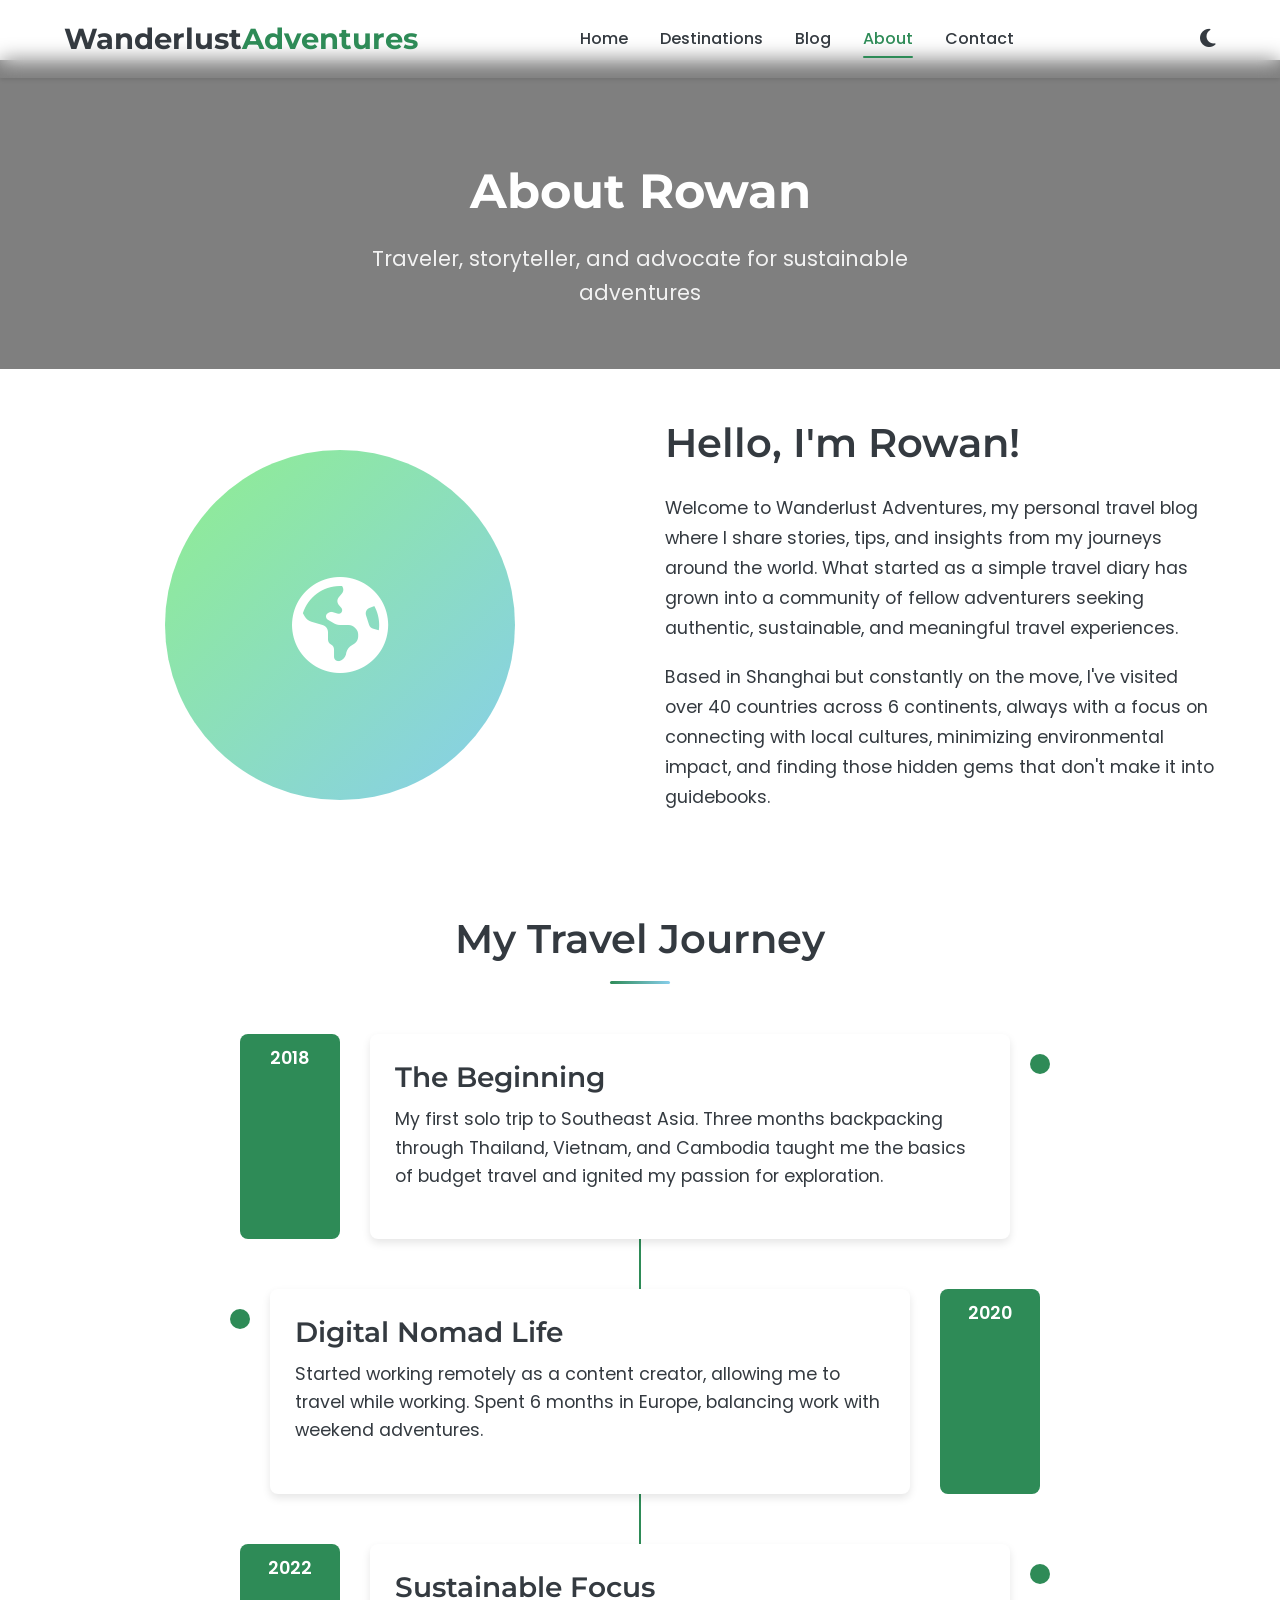
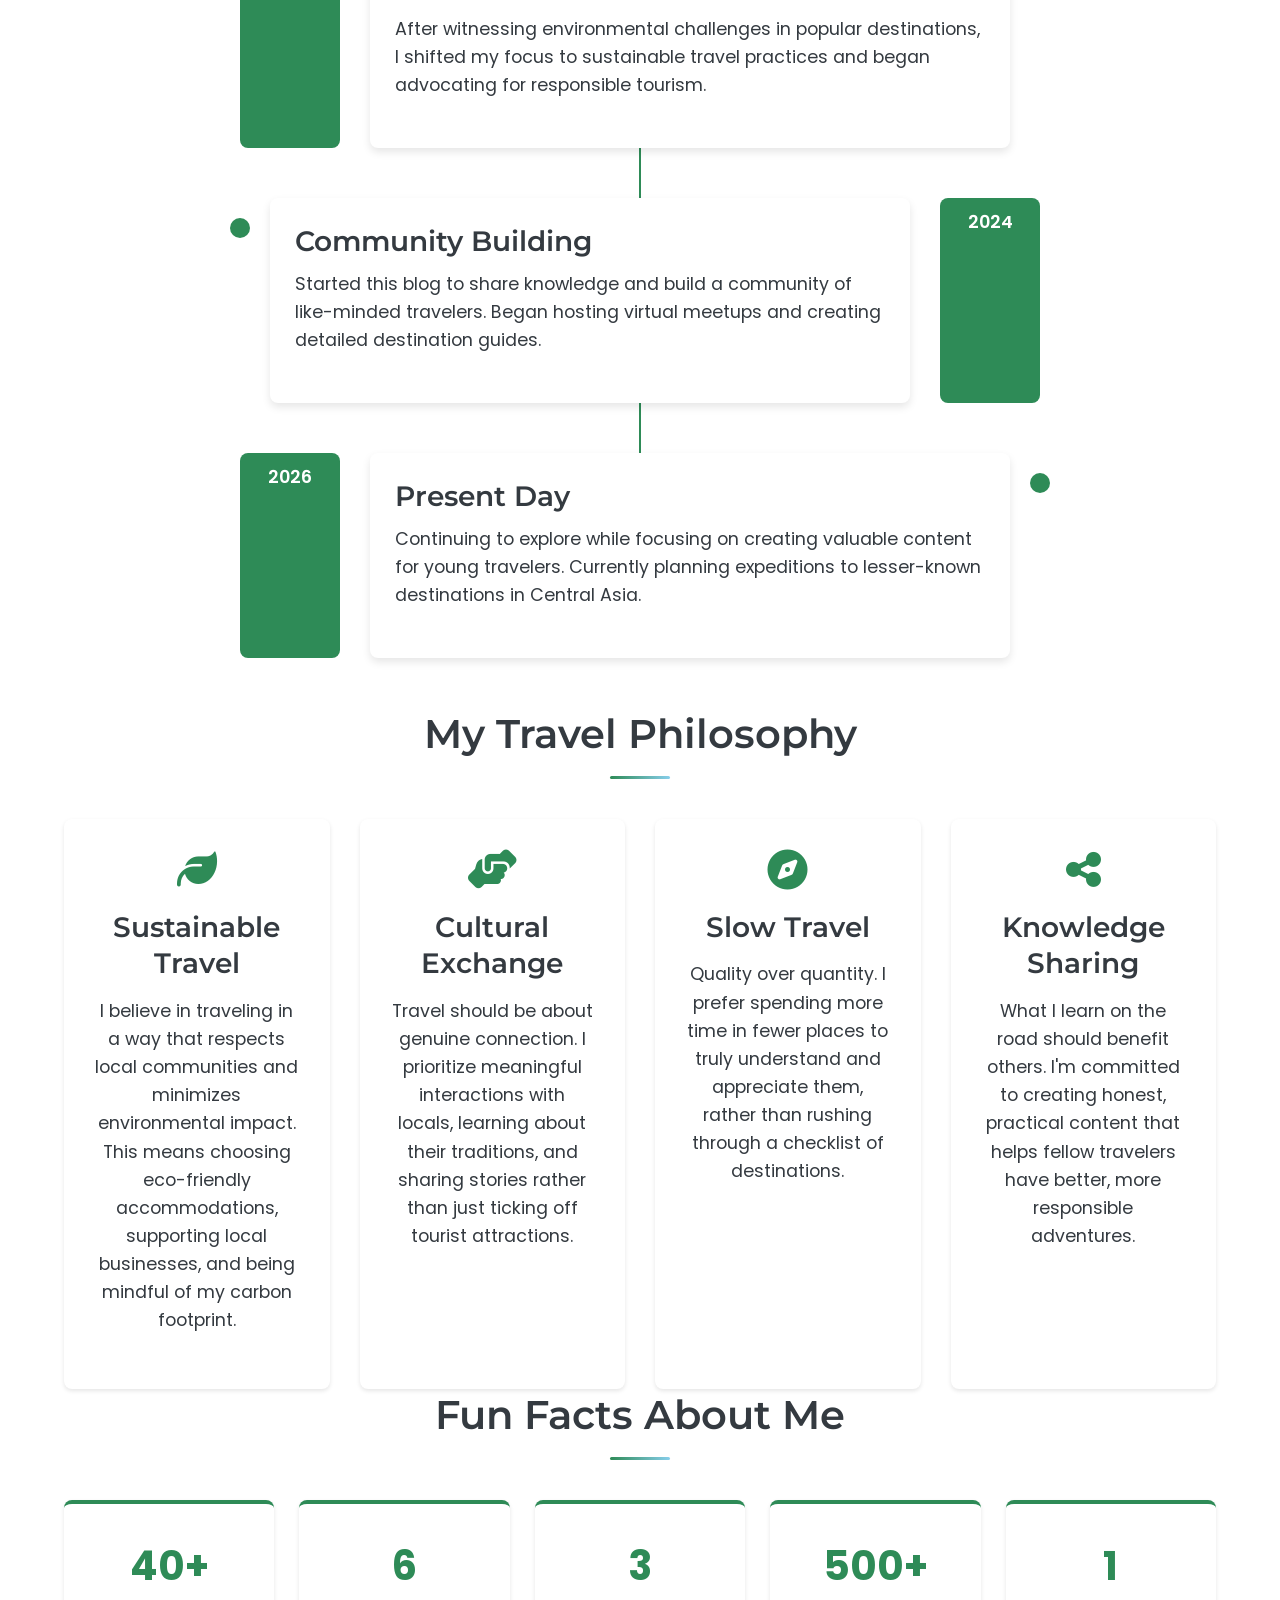
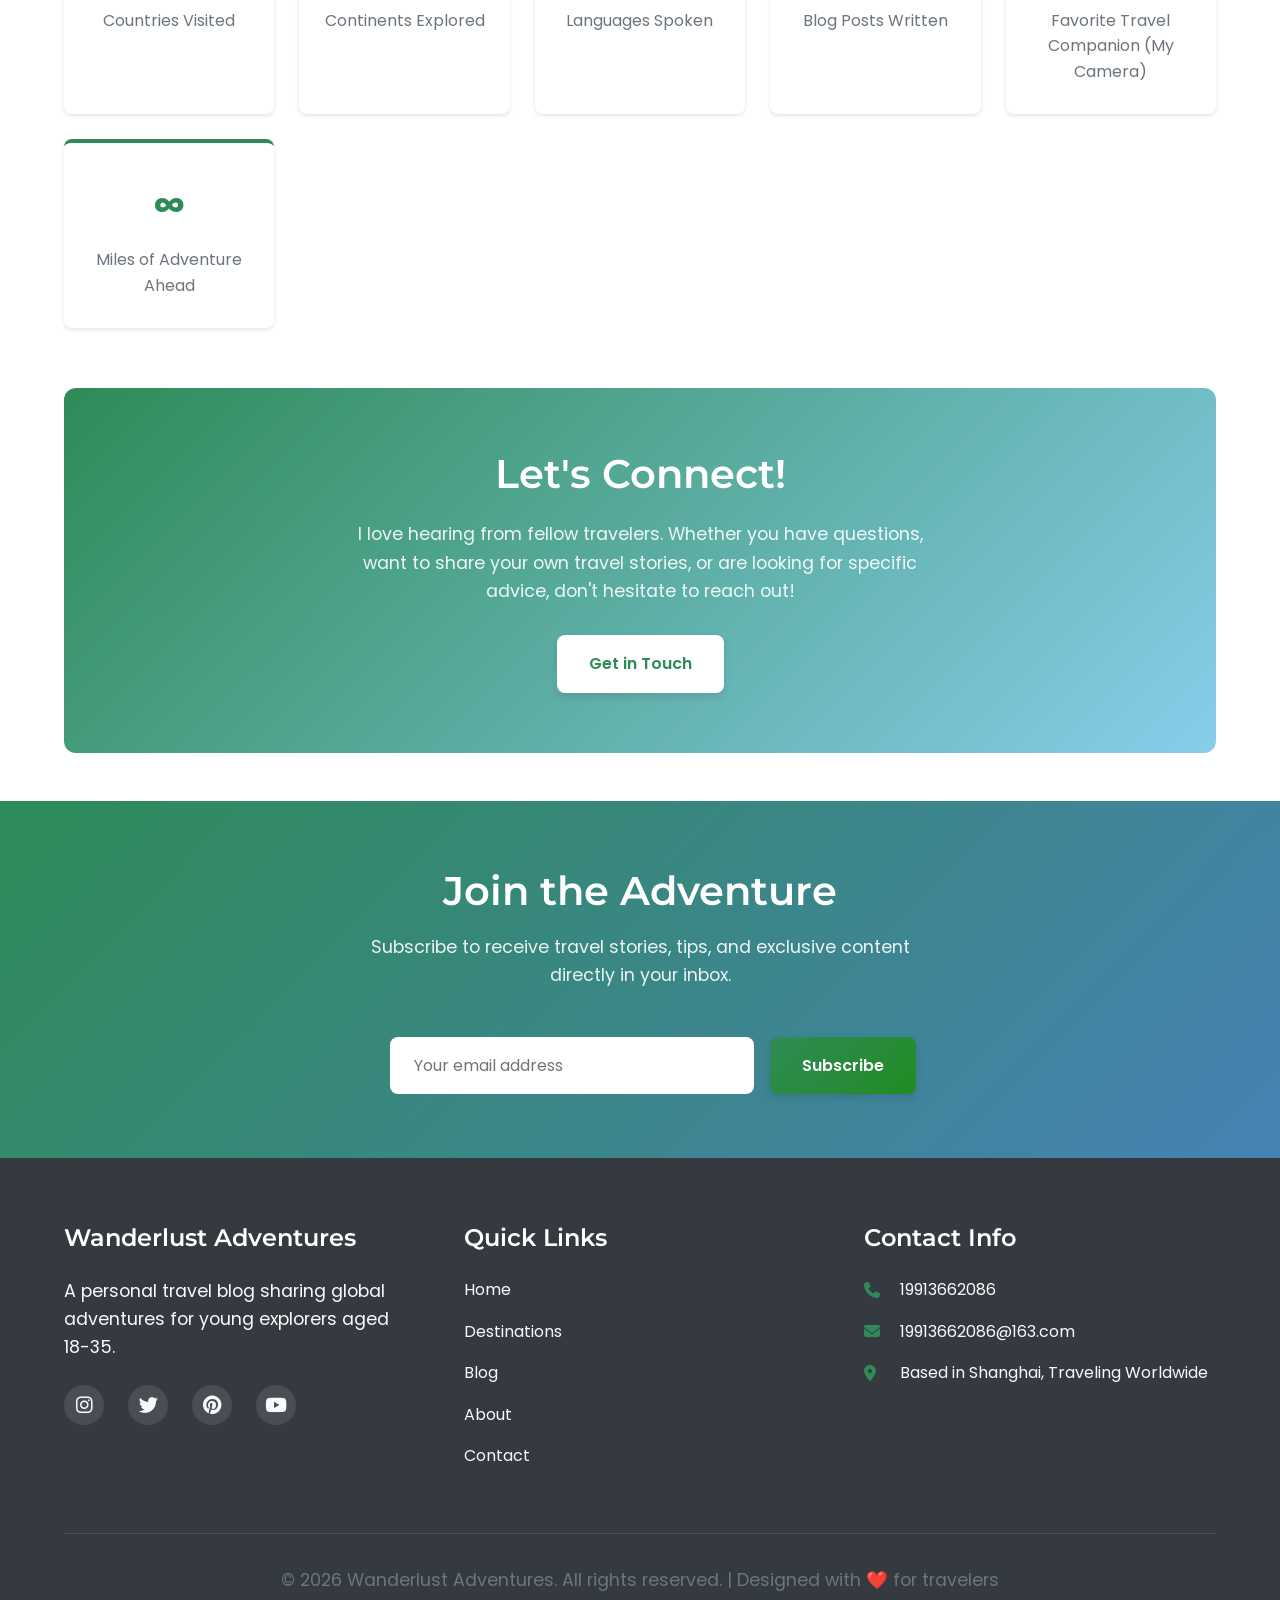
<file: about.html>
<!DOCTYPE html>
<html lang="en">
<head>
    <meta charset="UTF-8">
    <meta name="viewport" content="width=device-width, initial-scale=1.0">
    <title>About Me | Wanderlust Adventures</title>
    <link rel="stylesheet" href="style.css">
    <link rel="preconnect" href="https://fonts.googleapis.com">
    <link rel="preconnect" href="https://fonts.gstatic.com" crossorigin>
    <link href="https://fonts.googleapis.com/css2?family=Poppins:wght@300;400;500;600;700&family=Montserrat:wght@400;500;600&display=swap" rel="stylesheet">
    <link rel="stylesheet" href="https://cdnjs.cloudflare.com/ajax/libs/font-awesome/6.4.0/css/all.min.css">
    <style>
        /* Additional styles for about page (dark mode compatible) */
        .page-header {
            background: linear-gradient(rgba(0, 0, 0, 0.5), rgba(0, 0, 0, 0.5)), 
                        url('https://images.unsplash.com/photo-1506905925346-21bda4d32df4') center/cover no-repeat;
            color: white;
            text-align: center;
            padding: 100px 0 60px;
            margin-top: 60px;
        }
        
        .page-header h1 {
            color: white;
            font-size: 3rem;
            margin-bottom: 20px;
        }
        
        .page-header p {
            font-size: 1.3rem;
            opacity: 0.9;
            max-width: 600px;
            margin: 0 auto;
        }
        
        .about-intro {
            display: grid;
            grid-template-columns: 1fr 1fr;
            gap: 50px;
            align-items: center;
            margin-bottom: 80px;
        }
        
        .image-placeholder-large {
            width: 350px;
            height: 350px;
            background: linear-gradient(135deg, var(--light-green), var(--sky-blue));
            border-radius: 50%;
            display: flex;
            align-items: center;
            justify-content: center;
            color: var(--white);
            font-size: 6rem;
            margin: 0 auto;
        }
        
        .about-intro-content h2 {
            color: var(--text-primary);
            margin-bottom: 25px;
            font-size: 2.5rem;
        }
        
        .about-intro-content p {
            margin-bottom: 20px;
            font-size: 1.1rem;
            line-height: 1.7;
        }
        
        /* Timeline */
        .timeline {
            position: relative;
            max-width: 800px;
            margin: 50px auto;
        }
        
        .timeline::before {
            content: '';
            position: absolute;
            left: 50%;
            top: 0;
            bottom: 0;
            width: 2px;
            background: var(--primary-green);
            transform: translateX(-50%);
        }
        
        .timeline-item {
            display: flex;
            margin-bottom: 50px;
            position: relative;
        }
        
        .timeline-item:nth-child(odd) {
            flex-direction: row;
        }
        
        .timeline-item:nth-child(even) {
            flex-direction: row-reverse;
        }
        
        .timeline-year {
            flex: 0 0 100px;
            background: var(--primary-green);
            color: white;
            padding: 10px;
            border-radius: var(--radius-md);
            text-align: center;
            font-weight: 600;
            font-size: 1.1rem;
            z-index: 1;
        }
        
        .timeline-content {
            flex: 1;
            padding: 25px;
            background: var(--card-bg);
            border-radius: var(--radius-md);
            box-shadow: var(--shadow-md);
            margin: 0 30px;
            position: relative;
        }
        
        .timeline-content::before {
            content: '';
            position: absolute;
            top: 20px;
            width: 20px;
            height: 20px;
            background: var(--primary-green);
            border-radius: 50%;
        }
        
        .timeline-item:nth-child(odd) .timeline-content::before {
            right: -40px;
        }
        
        .timeline-item:nth-child(even) .timeline-content::before {
            left: -40px;
        }
        
        .timeline-content h3 {
            color: var(--text-primary);
            margin-bottom: 10px;
        }
        
        /* Philosophy Grid */
        .philosophy-grid {
            display: grid;
            grid-template-columns: repeat(auto-fit, minmax(250px, 1fr));
            gap: 30px;
            margin-top: 40px;
        }
        
        .philosophy-card {
            background: var(--card-bg);
            padding: 30px;
            border-radius: var(--radius-md);
            text-align: center;
            box-shadow: var(--shadow-sm);
            transition: transform 0.3s ease;
        }
        
        .philosophy-card:hover {
            transform: translateY(-5px);
            box-shadow: var(--shadow-md);
        }
        
        .philosophy-card i {
            font-size: 2.5rem;
            color: var(--primary-green);
            margin-bottom: 20px;
        }
        
        .philosophy-card h3 {
            margin-bottom: 15px;
            color: var(--text-primary);
        }
        
        /* Fun Facts */
        .facts-grid {
            display: grid;
            grid-template-columns: repeat(auto-fit, minmax(200px, 1fr));
            gap: 25px;
            margin-top: 40px;
        }
        
        .fact-card {
            background: var(--card-bg);
            padding: 30px 20px;
            border-radius: var(--radius-md);
            text-align: center;
            box-shadow: var(--shadow-sm);
            border-top: 4px solid var(--primary-green);
        }
        
        .fact-number {
            font-size: 2.5rem;
            font-weight: 700;
            color: var(--primary-green);
            margin-bottom: 10px;
        }
        
        .fact-text {
            color: var(--text-secondary);
            font-size: 1rem;
        }
        
        /* Connect Section */
        .connect-section {
            text-align: center;
            padding: 60px 0;
            background: linear-gradient(135deg, var(--primary-green), var(--sky-blue));
            color: white;
            border-radius: var(--radius-lg);
            margin-top: 60px;
        }
        
        .connect-section h2 {
            color: white;
            margin-bottom: 20px;
        }
        
        .connect-section p {
            max-width: 600px;
            margin: 0 auto 30px;
            opacity: 0.9;
        }
        
        .connect-section .btn-primary {
            background: white;
            color: var(--primary-green);
        }
        
        .connect-section .btn-primary:hover {
            background: var(--forest-dark);
            color: white;
        }
        
        @media (max-width: 992px) {
            .about-intro {
                grid-template-columns: 1fr;
                text-align: center;
            }
            
            .image-placeholder-large {
                width: 250px;
                height: 250px;
                font-size: 4rem;
            }
            
            .timeline::before {
                left: 30px;
            }
            
            .timeline-item {
                flex-direction: row !important;
            }
            
            .timeline-year {
                flex: 0 0 80px;
            }
            
            .timeline-content {
                margin-left: 60px;
                margin-right: 0;
            }
            
            .timeline-content::before {
                left: -40px !important;
                right: auto !important;
            }
        }
        
        @media (max-width: 768px) {
            .page-header h1 {
                font-size: 2.2rem;
            }
            
            .page-header p {
                font-size: 1.1rem;
            }
        }
    </style>
</head>
<body>
    <!-- Navigation -->
    <nav class="navbar">
        <div class="container">
            <a href="index.html" class="logo">Wanderlust<span>Adventures</span></a>
            <ul class="nav-links">
                <li><a href="index.html">Home</a></li>
                <li><a href="destinations.html">Destinations</a></li>
                <li><a href="blog.html">Blog</a></li>
                <li><a href="about.html" class="active">About</a></li>
                <li><a href="contact.html">Contact</a></li>
            </ul>
            <!-- 夜间模式切换按钮 -->
            <button id="theme-toggle" class="theme-toggle" aria-label="切换夜间模式">
                <i class="fas fa-moon"></i>
            </button>
            <button class="menu-toggle">
                <i class="fas fa-bars"></i>
            </button>
        </div>
    </nav>

    <!-- Page Header -->
    <section class="page-header">
        <div class="container">
            <h1>About Rowan</h1>
            <p>Traveler, storyteller, and advocate for sustainable adventures</p>
        </div>
    </section>

    <!-- About Content -->
    <section class="section about-page">
        <div class="container">
            <!-- Introduction -->
            <div class="about-intro">
                <div class="about-image-large">
                    <div class="image-placeholder-large">
                        <i class="fas fa-globe-americas"></i>
                    </div>
                </div>
                <div class="about-intro-content">
                    <h2>Hello, I'm Rowan!</h2>
                    <p>Welcome to Wanderlust Adventures, my personal travel blog where I share stories, tips, and insights from my journeys around the world. What started as a simple travel diary has grown into a community of fellow adventurers seeking authentic, sustainable, and meaningful travel experiences.</p>
                    <p>Based in Shanghai but constantly on the move, I've visited over 40 countries across 6 continents, always with a focus on connecting with local cultures, minimizing environmental impact, and finding those hidden gems that don't make it into guidebooks.</p>
                </div>
            </div>

            <!-- My Story -->
            <div class="my-story">
                <h2 class="section-title">My Travel Journey</h2>
                <div class="timeline">
                    <div class="timeline-item">
                        <div class="timeline-year">2018</div>
                        <div class="timeline-content">
                            <h3>The Beginning</h3>
                            <p>My first solo trip to Southeast Asia. Three months backpacking through Thailand, Vietnam, and Cambodia taught me the basics of budget travel and ignited my passion for exploration.</p>
                        </div>
                    </div>
                    <div class="timeline-item">
                        <div class="timeline-year">2020</div>
                        <div class="timeline-content">
                            <h3>Digital Nomad Life</h3>
                            <p>Started working remotely as a content creator, allowing me to travel while working. Spent 6 months in Europe, balancing work with weekend adventures.</p>
                        </div>
                    </div>
                    <div class="timeline-item">
                        <div class="timeline-year">2022</div>
                        <div class="timeline-content">
                            <h3>Sustainable Focus</h3>
                            <p>After witnessing environmental challenges in popular destinations, I shifted my focus to sustainable travel practices and began advocating for responsible tourism.</p>
                        </div>
                    </div>
                    <div class="timeline-item">
                        <div class="timeline-year">2024</div>
                        <div class="timeline-content">
                            <h3>Community Building</h3>
                            <p>Started this blog to share knowledge and build a community of like-minded travelers. Began hosting virtual meetups and creating detailed destination guides.</p>
                        </div>
                    </div>
                    <div class="timeline-item">
                        <div class="timeline-year">2026</div>
                        <div class="timeline-content">
                            <h3>Present Day</h3>
                            <p>Continuing to explore while focusing on creating valuable content for young travelers. Currently planning expeditions to lesser-known destinations in Central Asia.</p>
                        </div>
                    </div>
                </div>
            </div>

            <!-- Travel Philosophy -->
            <div class="philosophy">
                <h2 class="section-title">My Travel Philosophy</h2>
                <div class="philosophy-grid">
                    <div class="philosophy-card">
                        <i class="fas fa-leaf"></i>
                        <h3>Sustainable Travel</h3>
                        <p>I believe in traveling in a way that respects local communities and minimizes environmental impact. This means choosing eco-friendly accommodations, supporting local businesses, and being mindful of my carbon footprint.</p>
                    </div>
                    <div class="philosophy-card">
                        <i class="fas fa-hands-helping"></i>
                        <h3>Cultural Exchange</h3>
                        <p>Travel should be about genuine connection. I prioritize meaningful interactions with locals, learning about their traditions, and sharing stories rather than just ticking off tourist attractions.</p>
                    </div>
                    <div class="philosophy-card">
                        <i class="fas fa-compass"></i>
                        <h3>Slow Travel</h3>
                        <p>Quality over quantity. I prefer spending more time in fewer places to truly understand and appreciate them, rather than rushing through a checklist of destinations.</p>
                    </div>
                    <div class="philosophy-card">
                        <i class="fas fa-share-alt"></i>
                        <h3>Knowledge Sharing</h3>
                        <p>What I learn on the road should benefit others. I'm committed to creating honest, practical content that helps fellow travelers have better, more responsible adventures.</p>
                    </div>
                </div>
            </div>

            <!-- Fun Facts -->
            <div class="fun-facts">
                <h2 class="section-title">Fun Facts About Me</h2>
                <div class="facts-grid">
                    <div class="fact-card">
                        <div class="fact-number">40+</div>
                        <div class="fact-text">Countries Visited</div>
                    </div>
                    <div class="fact-card">
                        <div class="fact-number">6</div>
                        <div class="fact-text">Continents Explored</div>
                    </div>
                    <div class="fact-card">
                        <div class="fact-number">3</div>
                        <div class="fact-text">Languages Spoken</div>
                    </div>
                    <div class="fact-card">
                        <div class="fact-number">500+</div>
                        <div class="fact-text">Blog Posts Written</div>
                    </div>
                    <div class="fact-card">
                        <div class="fact-number">1</div>
                        <div class="fact-text">Favorite Travel Companion (My Camera)</div>
                    </div>
                    <div class="fact-card">
                        <div class="fact-number">∞</div>
                        <div class="fact-text">Miles of Adventure Ahead</div>
                    </div>
                </div>
            </div>

            <!-- Connect Section -->
            <div class="connect-section">
                <h2>Let's Connect!</h2>
                <p>I love hearing from fellow travelers. Whether you have questions, want to share your own travel stories, or are looking for specific advice, don't hesitate to reach out!</p>
                <a href="contact.html" class="btn-primary">Get in Touch</a>
            </div>
        </div>
    </section>

    <!-- Newsletter -->
    <section class="newsletter">
        <div class="container">
            <h2>Join the Adventure</h2>
            <p>Subscribe to receive travel stories, tips, and exclusive content directly in your inbox.</p>
            <form class="newsletter-form">
                <input type="email" placeholder="Your email address" required>
                <button type="submit" class="btn-primary">Subscribe</button>
            </form>
        </div>
    </section>

    <!-- Footer -->
    <footer class="footer">
        <div class="container">
            <div class="footer-content">
                <div class="footer-section">
                    <h3>Wanderlust Adventures</h3>
                    <p>A personal travel blog sharing global adventures for young explorers aged 18-35.</p>
                    <div class="social-links">
                        <a href="#"><i class="fab fa-instagram"></i></a>
                        <a href="#"><i class="fab fa-twitter"></i></a>
                        <a href="#"><i class="fab fa-pinterest"></i></a>
                        <a href="#"><i class="fab fa-youtube"></i></a>
                    </div>
                </div>
                
                <div class="footer-section">
                    <h3>Quick Links</h3>
                    <ul>
                        <li><a href="index.html">Home</a></li>
                        <li><a href="destinations.html">Destinations</a></li>
                        <li><a href="blog.html">Blog</a></li>
                        <li><a href="about.html">About</a></li>
                        <li><a href="contact.html">Contact</a></li>
                    </ul>
                </div>
                
                <div class="footer-section">
                    <h3>Contact Info</h3>
                    <ul class="contact-info">
                        <li><i class="fas fa-phone"></i> 19913662086</li>
                        <li><i class="fas fa-envelope"></i> 19913662086@163.com</li>
                        <li><i class="fas fa-map-marker-alt"></i> Based in Shanghai, Traveling Worldwide</li>
                    </ul>
                </div>
            </div>
            
            <div class="footer-bottom">
                <p>&copy; 2026 Wanderlust Adventures. All rights reserved. | Designed with ❤️ for travelers</p>
            </div>
        </div>
    </footer>

    <script src="script.js"></script>
    <script>
        // 主题切换功能（与全局保持一致）
        const themeToggle = document.getElementById('theme-toggle');
        const currentTheme = localStorage.getItem('theme') || 'light';

        if (currentTheme === 'dark') {
            document.documentElement.setAttribute('data-theme', 'dark');
            if (themeToggle) themeToggle.innerHTML = '<i class="fas fa-sun"></i>';
        } else {
            document.documentElement.setAttribute('data-theme', 'light');
            if (themeToggle) themeToggle.innerHTML = '<i class="fas fa-moon"></i>';
        }

        if (themeToggle) {
            themeToggle.addEventListener('click', () => {
                const theme = document.documentElement.getAttribute('data-theme');
                if (theme === 'dark') {
                    document.documentElement.setAttribute('data-theme', 'light');
                    localStorage.setItem('theme', 'light');
                    themeToggle.innerHTML = '<i class="fas fa-moon"></i>';
                } else {
                    document.documentElement.setAttribute('data-theme', 'dark');
                    localStorage.setItem('theme', 'dark');
                    themeToggle.innerHTML = '<i class="fas fa-sun"></i>';
                }
            });
        }
    </script>
</body>
</html>
</file>
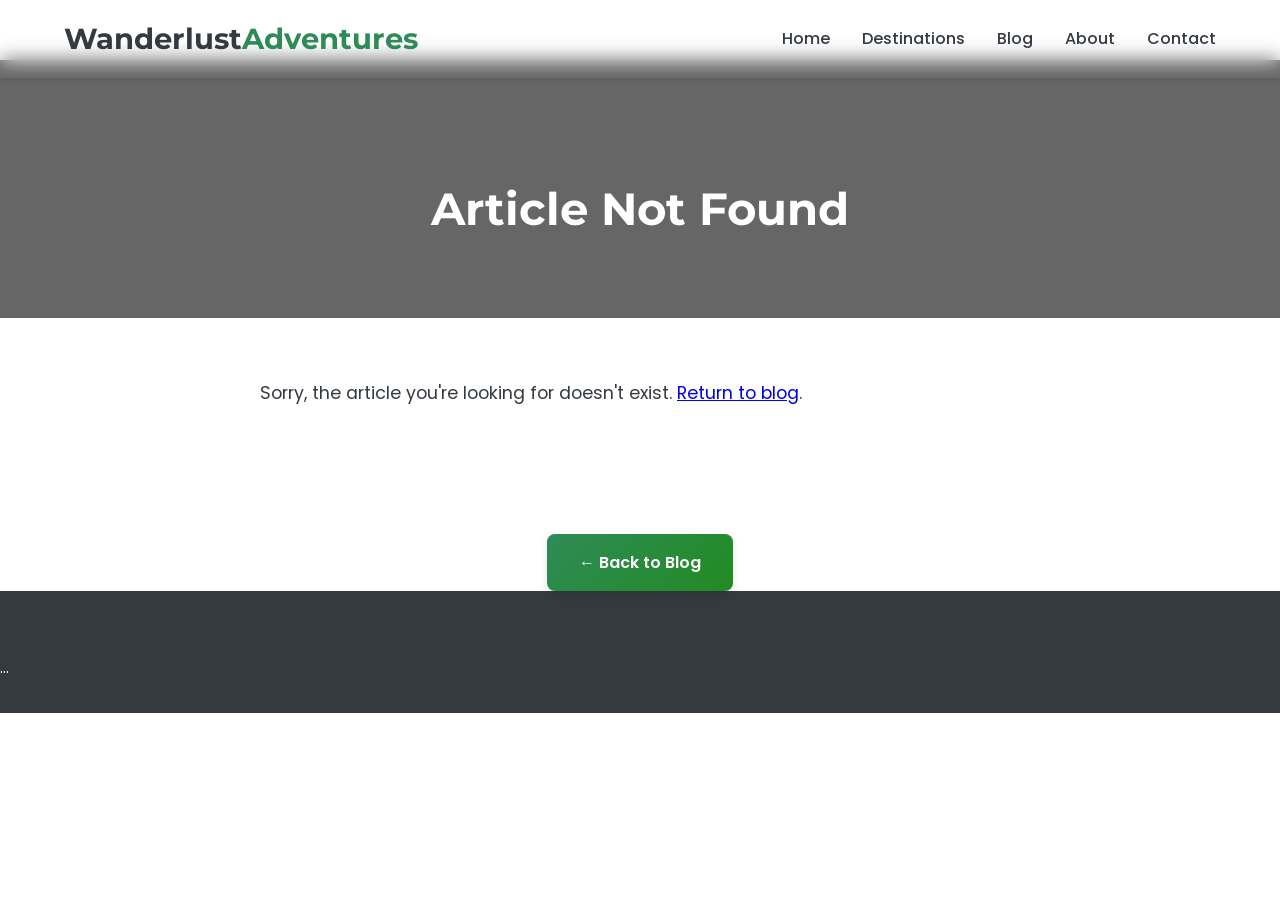
<file: article.html>
<!DOCTYPE html>
<html lang="en">
<head>
    <meta charset="UTF-8">
    <meta name="viewport" content="width=device-width, initial-scale=1.0">
    <title id="article-title">Blog Article | Wanderlust Adventures</title>
    <link rel="stylesheet" href="style.css">
    <link href="https://fonts.googleapis.com/css2?family=Poppins:wght@300;400;500;600;700&family=Montserrat:wght@400;500;600&display=swap" rel="stylesheet">
    <link rel="stylesheet" href="https://cdnjs.cloudflare.com/ajax/libs/font-awesome/6.4.0/css/all.min.css">
    <style>
        .article-header {
            background: linear-gradient(rgba(0,0,0,0.6), rgba(0,0,0,0.6)), url('https://images.unsplash.com/photo-1488646953014-85cb44e25828') center/cover no-repeat;
            color: white;
            text-align: center;
            padding: 120px 0 60px;
            margin-top: 60px;
        }
        .article-header h1 {
            color: white;
            font-size: 2.8rem;
            margin-bottom: 20px;
        }
        .article-meta {
            font-size: 1rem;
            opacity: 0.9;
        }
        .article-content {
            max-width: 800px;
            margin: 0 auto;
            padding: 60px 20px;
            line-height: 1.8;
        }
        .article-content p {
            margin-bottom: 1.5rem;
        }
        .article-content h2 {
            margin-top: 2rem;
            margin-bottom: 1rem;
        }
        .back-to-blog {
            text-align: center;
            margin-top: 40px;
        }
    </style>
</head>
<body>
    <!-- 导航栏（同其他页面） -->
    <nav class="navbar">
        <div class="container">
            <a href="index.html" class="logo">Wanderlust<span>Adventures</span></a>
            <ul class="nav-links">
                <li><a href="index.html">Home</a></li>
                <li><a href="destinations.html">Destinations</a></li>
                <li><a href="blog.html">Blog</a></li>
                <li><a href="about.html">About</a></li>
                <li><a href="contact.html">Contact</a></li>
            </ul>
            <button class="menu-toggle"><i class="fas fa-bars"></i></button>
        </div>
    </nav>

    <section class="article-header" id="article-header">
        <div class="container">
            <h1 id="article-title-main">Loading...</h1>
            <div class="article-meta" id="article-meta"></div>
        </div>
    </section>

    <div class="article-content" id="article-content">
        <p>Loading article...</p>
    </div>

    <div class="back-to-blog">
        <a href="blog.html" class="btn-primary">← Back to Blog</a>
    </div>

    <!-- 页脚（同其他页面） -->
    <footer class="footer">...</footer>

    <script src="script.js"></script>
    <script src="article-data.js"></script>
    <script>
        const urlParams = new URLSearchParams(window.location.search);
        const articleId = urlParams.get('id');
        if (articleId && articlesData[articleId]) {
            const data = articlesData[articleId];
            document.title = data.title + " | Wanderlust Adventures";
            document.getElementById('article-title-main').textContent = data.title;
            document.getElementById('article-meta').innerHTML = `${data.date} • ${data.readTime} • ${data.category}`;
            // 可选：设置 header 背景图
            if (data.image) {
                document.getElementById('article-header').style.backgroundImage = `linear-gradient(rgba(0,0,0,0.6), rgba(0,0,0,0.6)), url('${data.image}')`;
            }
            // 渲染内容（支持简单 HTML）
            document.getElementById('article-content').innerHTML = data.content;
        } else {
            document.getElementById('article-title-main').textContent = "Article Not Found";
            document.getElementById('article-content').innerHTML = "<p>Sorry, the article you're looking for doesn't exist. <a href='blog.html'>Return to blog</a>.</p>";
        }
    </script>
</body>
</html>
</file>
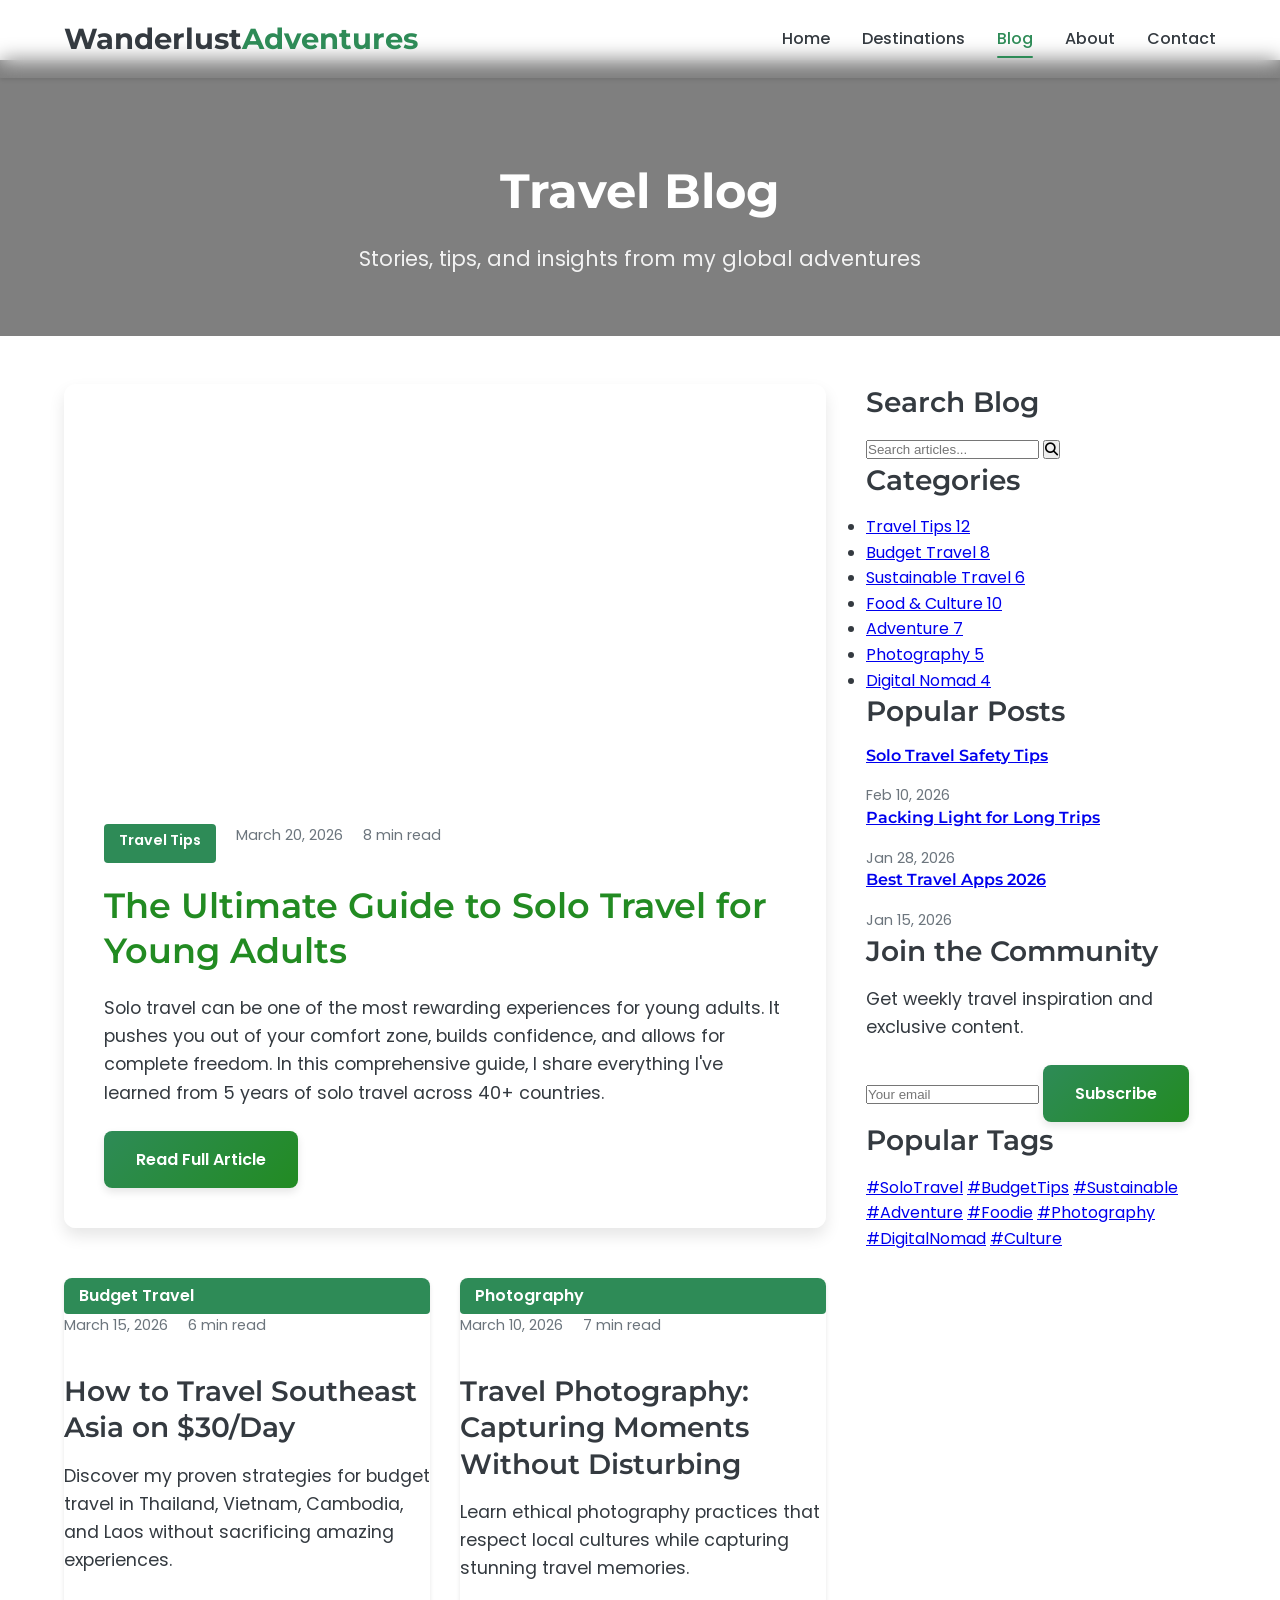
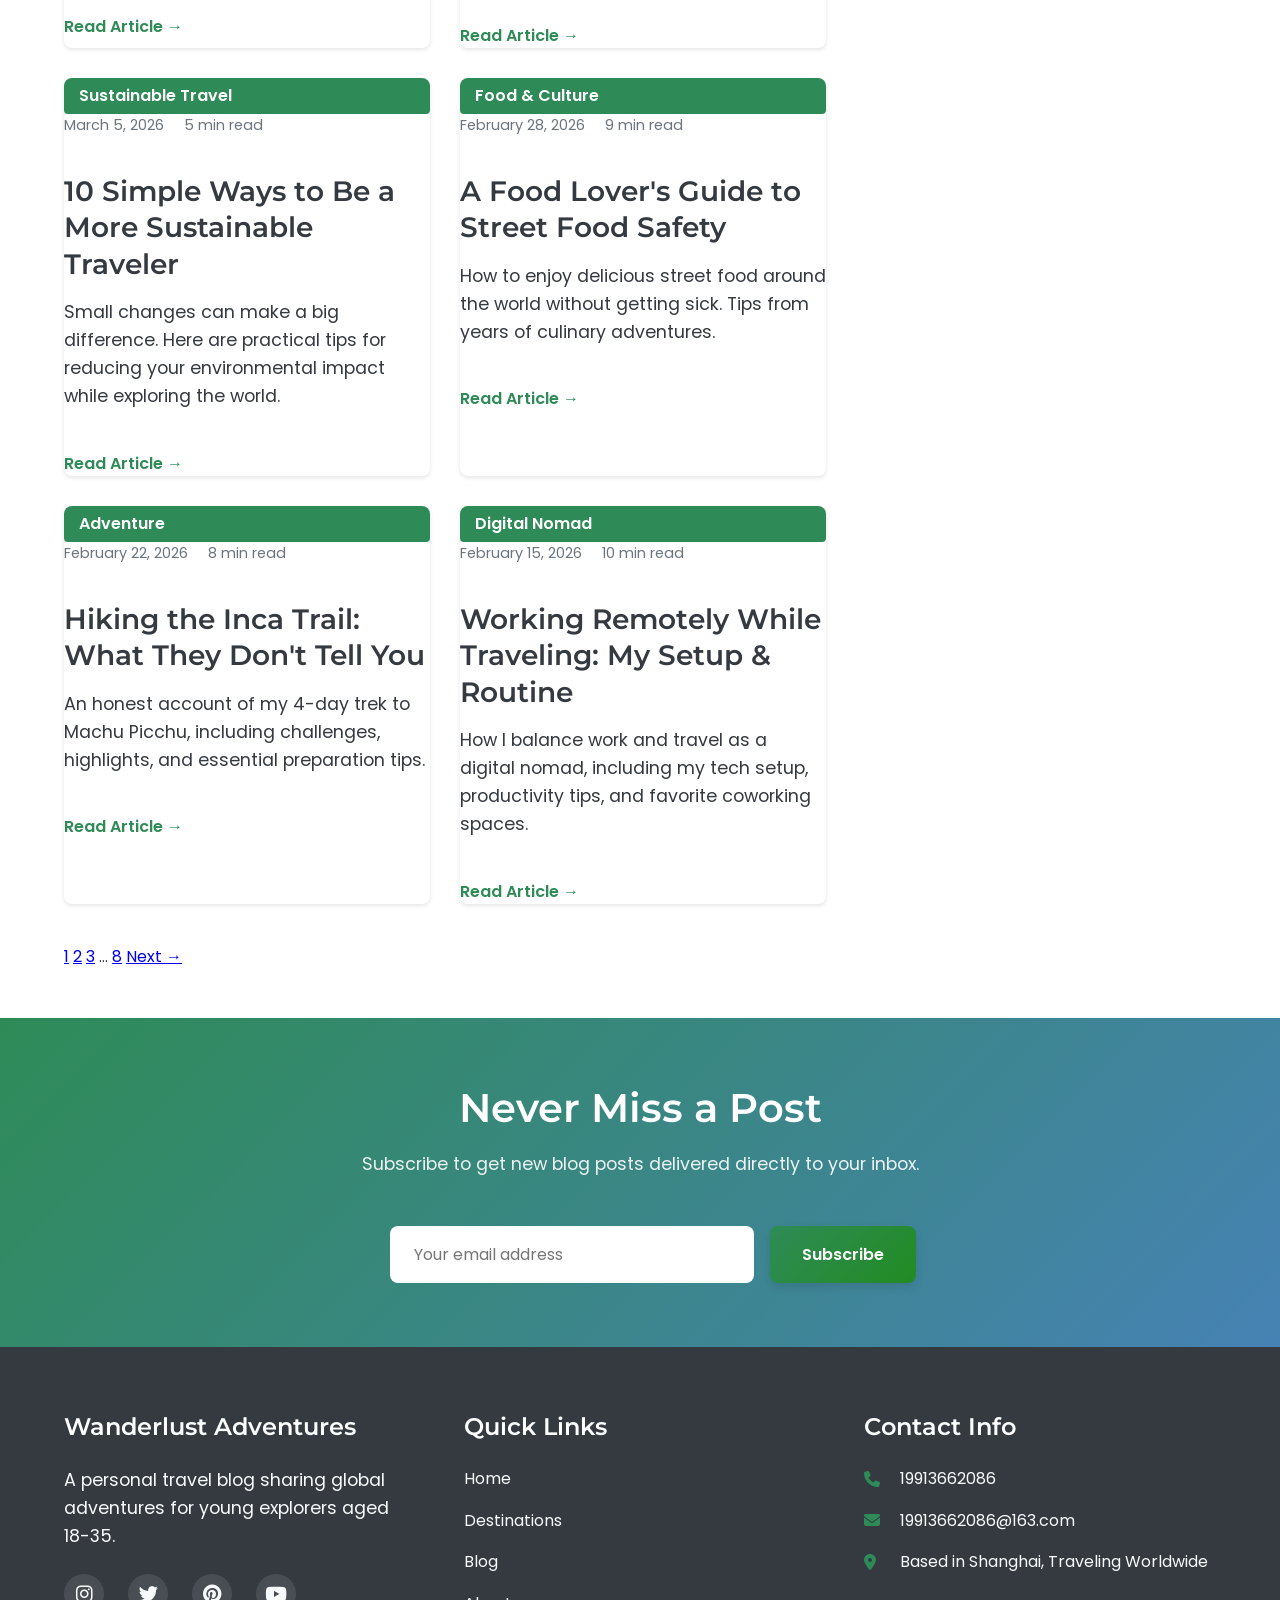
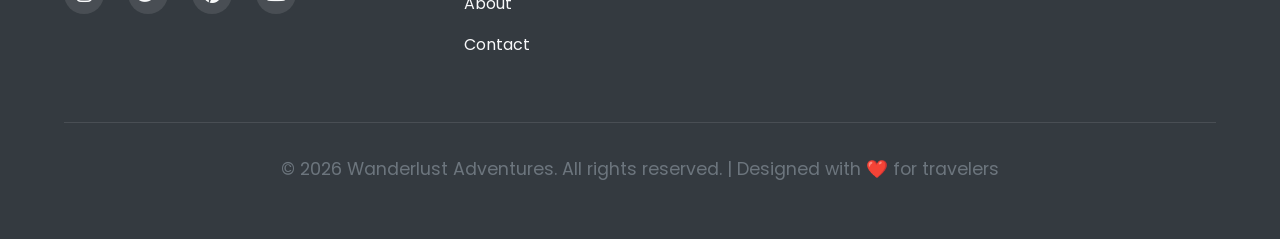
<file: blog-备份a.html>
<!DOCTYPE html>
<html lang="en">
<head>
    <meta charset="UTF-8">
    <meta name="viewport" content="width=device-width, initial-scale=1.0">
    <title>Travel Blog | Wanderlust Adventures</title>
    <link rel="stylesheet" href="style.css">
    <link rel="preconnect" href="https://fonts.googleapis.com">
    <link rel="preconnect" href="https://fonts.gstatic.com" crossorigin>
    <link href="https://fonts.googleapis.com/css2?family=Poppins:wght@300;400;500;600;700&family=Montserrat:wght@400;500;600&display=swap" rel="stylesheet">
    <link rel="stylesheet" href="https://cdnjs.cloudflare.com/ajax/libs/font-awesome/6.4.0/css/all.min.css">
</head>
<body>
    <!-- Navigation -->
    <nav class="navbar">
        <div class="container">
            <a href="index.html" class="logo">Wanderlust<span>Adventures</span></a>
            <ul class="nav-links">
                <li><a href="index.html">Home</a></li>
                <li><a href="destinations.html">Destinations</a></li>
                <li><a href="blog.html" class="active">Blog</a></li>
                <li><a href="about.html">About</a></li>
                <li><a href="contact.html">Contact</a></li>
            </ul>
            <button class="menu-toggle">
                <i class="fas fa-bars"></i>
            </button>
        </div>
    </nav>

    <!-- Page Header -->
    <section class="page-header">
        <div class="container">
            <h1>Travel Blog</h1>
            <p>Stories, tips, and insights from my global adventures</p>
        </div>
    </section>

    <!-- Blog Content -->
    <section class="section blog-content">
        <div class="container">
            <div class="blog-layout">
                <!-- Main Blog Posts -->
                <div class="blog-main">
                    <!-- Featured Post -->
                    <article class="featured-post">
                        <div class="featured-image" style="background-image: url('https://images.unsplash.com/photo-1551632811-561732d1e306');"></div>
                        <div class="featured-content">
                            <div class="post-meta">
                                <span class="post-category">Travel Tips</span>
                                <span class="post-date">March 20, 2026</span>
                                <span class="post-read-time">8 min read</span>
                            </div>
                            <h2>The Ultimate Guide to Solo Travel for Young Adults</h2>
                            <p>Solo travel can be one of the most rewarding experiences for young adults. It pushes you out of your comfort zone, builds confidence, and allows for complete freedom. In this comprehensive guide, I share everything I've learned from 5 years of solo travel across 40+ countries.</p>
                            <a href="article.html?id=solo-travel-guide" class="btn-primary">Read Full Article</a>
                        </div>
                    </article>

                    <!-- Blog Posts Grid -->
                    <div class="blog-posts-grid">
                        <!-- Post 1 -->
                        <article class="blog-post">
                            <div class="post-image" style="background-image: url('https://images.unsplash.com/photo-1520250497591-112f2f40a3f4');">
                                <div class="post-category">Budget Travel</div>
                            </div>
                            <div class="post-content">
                                <div class="post-meta">
                                    <span class="post-date">March 15, 2026</span>
                                    <span class="post-read-time">6 min read</span>
                                </div>
                                <h3>How to Travel Southeast Asia on $30/Day</h3>
                                <p>Discover my proven strategies for budget travel in Thailand, Vietnam, Cambodia, and Laos without sacrificing amazing experiences.</p>
                              <a href="article.html?id=budget-southeast-asia" class="read-more">Read Article →</a>
                            </div>
                        </article>

                        <!-- Post 2 -->
                        <article class="blog-post">
                            <div class="post-image" style="background-image: url('https://images.unsplash.com/photo-1539635278303-d4002c07eae3');">
                                <div class="post-category">Photography</div>
                            </div>
                            <div class="post-content">
                                <div class="post-meta">
                                    <span class="post-date">March 10, 2026</span>
                                    <span class="post-read-time">7 min read</span>
                                </div>
                                <h3>Travel Photography: Capturing Moments Without Disturbing</h3>
                                <p>Learn ethical photography practices that respect local cultures while capturing stunning travel memories.</p>
                               <a href="article.html?id=photography-ethics" class="read-more">Read Article →</a>
                            </div>
                        </article>

                        <!-- Post 3 -->
                        <article class="blog-post">
                            <div class="post-image" style="background-image: url('https://images.unsplash.com/photo-1585506936724-fa0c19c7b3c6');">
                                <div class="post-category">Sustainable Travel</div>
                            </div>
                            <div class="post-content">
                                <div class="post-meta">
                                    <span class="post-date">March 5, 2026</span>
                                    <span class="post-read-time">5 min read</span>
                                </div>
                                <h3>10 Simple Ways to Be a More Sustainable Traveler</h3>
                                <p>Small changes can make a big difference. Here are practical tips for reducing your environmental impact while exploring the world.</p>
                                <a href="article.html?id=sustainable-travel-tips" class="read-more">Read Article →</a>
                            </div>
                        </article>

                        <!-- Post 4 -->
                        <article class="blog-post">
                            <div class="post-image" style="background-image: url('https://images.unsplash.com/photo-1544551763-46a013bb70d5');">
                                <div class="post-category">Food & Culture</div>
                            </div>
                            <div class="post-content">
                                <div class="post-meta">
                                    <span class="post-date">February 28, 2026</span>
                                    <span class="post-read-time">9 min read</span>
                                </div>
                                <h3>A Food Lover's Guide to Street Food Safety</h3>
                                <p>How to enjoy delicious street food around the world without getting sick. Tips from years of culinary adventures.</p>
                                <a href="article.html?id=street-food-safety" class="read-more">Read Article →</a>
                            </div>
                        </article>

                        <!-- Post 5 -->
                        <article class="blog-post">
                            <div class="post-image" style="background-image: url('https://images.unsplash.com/photo-1520250497591-112f2f40a3f4');">
                                <div class="post-category">Adventure</div>
                            </div>
                            <div class="post-content">
                                <div class="post-meta">
                                    <span class="post-date">February 22, 2026</span>
                                    <span class="post-read-time">8 min read</span>
                                </div>
                                <h3>Hiking the Inca Trail: What They Don't Tell You</h3>
                                <p>An honest account of my 4-day trek to Machu Picchu, including challenges, highlights, and essential preparation tips.</p>
                                <a href="article.html?id=inca-trail-hiking" class="read-more">Read Article →</a>
                            </div>
                        </article>

                        <!-- Post 6 -->
                        <article class="blog-post">
                            <div class="post-image" style="background-image: url('https://images.unsplash.com/photo-1516483638261-f4dbaf036963');">
                                <div class="post-category">Digital Nomad</div>
                            </div>
                            <div class="post-content">
                                <div class="post-meta">
                                    <span class="post-date">February 15, 2026</span>
                                    <span class="post-read-time">10 min read</span>
                                </div>
                                <h3>Working Remotely While Traveling: My Setup & Routine</h3>
                                <p>How I balance work and travel as a digital nomad, including my tech setup, productivity tips, and favorite coworking spaces.</p>
                               <a href="article.html?id=remote-work-setup" class="read-more">Read Article →</a>
                            </div>
                        </article>
                    </div>

                    <!-- Pagination -->
                    <div class="pagination">
                        <a href="#" class="page-btn active">1</a>
                        <a href="#" class="page-btn">2</a>
                        <a href="#" class="page-btn">3</a>
                        <span class="page-dots">...</span>
                        <a href="#" class="page-btn">8</a>
                        <a href="#" class="page-btn next">Next →</a>
                    </div>
                </div>

                <!-- Sidebar -->
                <aside class="blog-sidebar">
                    <!-- Search -->
                    <div class="sidebar-widget">
                        <h3>Search Blog</h3>
                        <div class="search-box">
                            <input type="text" placeholder="Search articles...">
                            <button><i class="fas fa-search"></i></button>
                        </div>
                    </div>

                    <!-- Categories -->
                    <div class="sidebar-widget">
                        <h3>Categories</h3>
                        <ul class="categories-list">
                            <li><a href="#">Travel Tips <span>12</span></a></li>
                            <li><a href="#">Budget Travel <span>8</span></a></li>
                            <li><a href="#">Sustainable Travel <span>6</span></a></li>
                            <li><a href="#">Food & Culture <span>10</span></a></li>
                            <li><a href="#">Adventure <span>7</span></a></li>
                            <li><a href="#">Photography <span>5</span></a></li>
                            <li><a href="#">Digital Nomad <span>4</span></a></li>
                        </ul>
                    </div>

                    <!-- Popular Posts -->
                    <div class="sidebar-widget">
                        <h3>Popular Posts</h3>
                        <div class="popular-posts">
                            <div class="popular-post">
                                <div class="popular-image" style="background-image: url('https://images.unsplash.com/photo-1551632811-561732d1e306');"></div>
                                <div class="popular-content">
                                    <h4><a href="#">Solo Travel Safety Tips</a></h4>
                                    <span class="post-date">Feb 10, 2026</span>
                                </div>
                            </div>
                            <div class="popular-post">
                                <div class="popular-image" style="background-image: url('https://images.unsplash.com/photo-1520250497591-112f2f40a3f4');"></div>
                                <div class="popular-content">
                                    <h4><a href="#">Packing Light for Long Trips</a></h4>
                                    <span class="post-date">Jan 28, 2026</span>
                                </div>
                            </div>
                            <div class="popular-post">
                                <div class="popular-image" style="background-image: url('https://images.unsplash.com/photo-1539635278303-d4002c07eae3');"></div>
                                <div class="popular-content">
                                    <h4><a href="#">Best Travel Apps 2026</a></h4>
                                    <span class="post-date">Jan 15, 2026</span>
                                </div>
                            </div>
                        </div>
                    </div>

                    <!-- Newsletter Widget -->
                    <div class="sidebar-widget newsletter-widget">
                        <h3>Join the Community</h3>
                        <p>Get weekly travel inspiration and exclusive content.</p>
                        <form class="sidebar-newsletter">
                            <input type="email" placeholder="Your email" required>
                            <button type="submit" class="btn-primary">Subscribe</button>
                        </form>
                    </div>

                    <!-- Tags -->
                    <div class="sidebar-widget">
                        <h3>Popular Tags</h3>
                        <div class="tags">
                            <a href="#" class="tag">#SoloTravel</a>
                            <a href="#" class="tag">#BudgetTips</a>
                            <a href="#" class="tag">#Sustainable</a>
                            <a href="#" class="tag">#Adventure</a>
                            <a href="#" class="tag">#Foodie</a>
                            <a href="#" class="tag">#Photography</a>
                            <a href="#" class="tag">#DigitalNomad</a>
                            <a href="#" class="tag">#Culture</a>
                        </div>
                    </div>
                </aside>
            </div>
        </div>
    </section>

    <!-- Newsletter -->
    <section class="newsletter">
        <div class="container">
            <h2>Never Miss a Post</h2>
            <p>Subscribe to get new blog posts delivered directly to your inbox.</p>
            <form class="newsletter-form">
                <input type="email" placeholder="Your email address" required>
                <button type="submit" class="btn-primary">Subscribe</button>
            </form>
        </div>
    </section>

    <!-- Footer -->
    <footer class="footer">
        <div class="container">
            <div class="footer-content">
                <div class="footer-section">
                    <h3>Wanderlust Adventures</h3>
                    <p>A personal travel blog sharing global adventures for young explorers aged 18-35.</p>
                    <div class="social-links">
                        <a href="#"><i class="fab fa-instagram"></i></a>
                        <a href="#"><i class="fab fa-twitter"></i></a>
                        <a href="#"><i class="fab fa-pinterest"></i></a>
                        <a href="#"><i class="fab fa-youtube"></i></a>
                    </div>
                </div>
                
                <div class="footer-section">
                    <h3>Quick Links</h3>
                    <ul>
                        <li><a href="index.html">Home</a></li>
                        <li><a href="destinations.html">Destinations</a></li>
                        <li><a href="blog.html">Blog</a></li>
                        <li><a href="about.html">About</a></li>
                        <li><a href="contact.html">Contact</a></li>
                    </ul>
                </div>
                
                <div class="footer-section">
                    <h3>Contact Info</h3>
                    <ul class="contact-info">
                        <li><i class="fas fa-phone"></i> 19913662086</li>
                        <li><i class="fas fa-envelope"></i> 19913662086@163.com</li>
                        <li><i class="fas fa-map-marker-alt"></i> Based in Shanghai, Traveling Worldwide</li>
                    </ul>
                </div>
            </div>
            
            <div class="footer-bottom">
                <p>&copy; 2026 Wanderlust Adventures. All rights reserved. | Designed with ❤️ for travelers</p>
            </div>
        </div>
    </footer>

    <script src="script.js"></script>
    <style>
        /* Additional styles for blog page */
        .page-header {
            background: linear-gradient(rgba(0, 0, 0, 0.5), rgba(0, 0, 0, 0.5)), 
                        url('https://images.unsplash.com/photo-1488646953014-85cb44e25828') center/cover no-repeat;
            color: white;
            text-align: center;
            padding: 100px 0 60px;
            margin-top: 60px;
        }
        
        .page-header h1 {
            color: white;
            font-size: 3rem;
            margin-bottom: 20px;
        }
        
        .page-header p {
            font-size: 1.3rem;
            opacity: 0.9;
            max-width: 600px;
            margin: 0 auto;
        }
        
        .blog-layout {
            display: grid;
            grid-template-columns: 1fr 350px;
            gap: 40px;
        }
        
        .featured-post {
            margin-bottom: 50px;
            border-radius: var(--radius-lg);
            overflow: hidden;
            box-shadow: var(--shadow-lg);
        }
        
        .featured-image {
            height: 400px;
            background-size: cover;
            background-position: center;
        }
        
        .featured-content {
            padding: 40px;
            background: white;
        }
        
        .post-meta {
            display: flex;
            gap: 20px;
            margin-bottom: 20px;
            color: var(--medium-gray);
            font-size: 0.9rem;
        }
        
        .post-category {
            background: var(--primary-green);
            color: white;
            padding: 5px 15px;
            border-radius: var(--radius-sm);
            font-weight: 600;
        }
        
        .featured-content h2 {
            font-size: 2.2rem;
            margin-bottom: 20px;
            color: var(--forest-dark);
        }
        
        .blog-posts-grid {
            display: grid;
            grid-template-columns: repeat(auto-fill, minmax(300px, 1fr));
            gap: 30px;
            margin-bottom: 40px;
        }
        
        .blog-post {
            background: white;
            border-radius: var(--radius-md);
            overflow: hidden;
            box-shadow: var(--shadow-sm);
            transition: transform 0.3s ease, box-shadow 0.3s ease;
        }
        
        .blog-post:hover {
            transform: translateY(-5px);
            box-shadow: var(--shadow-md);
        }
        
        .post-image {
            height:
</file>
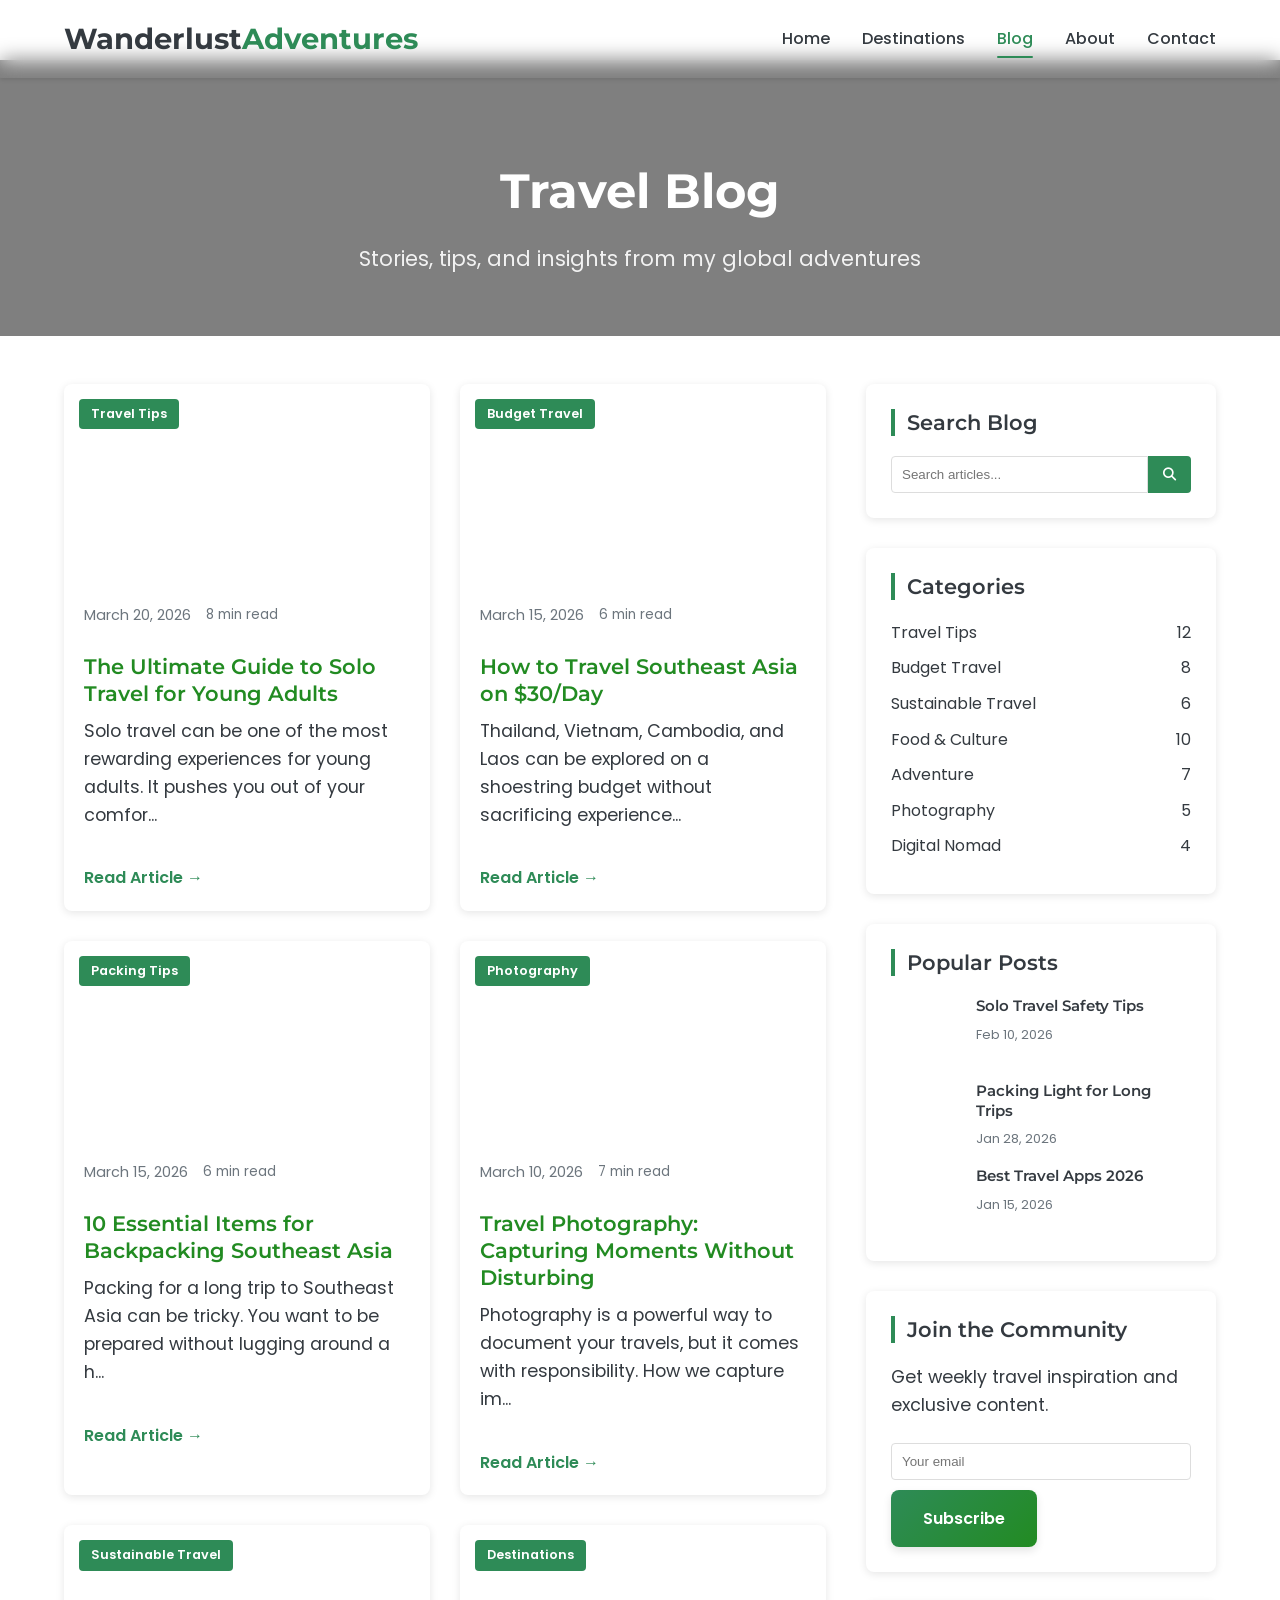
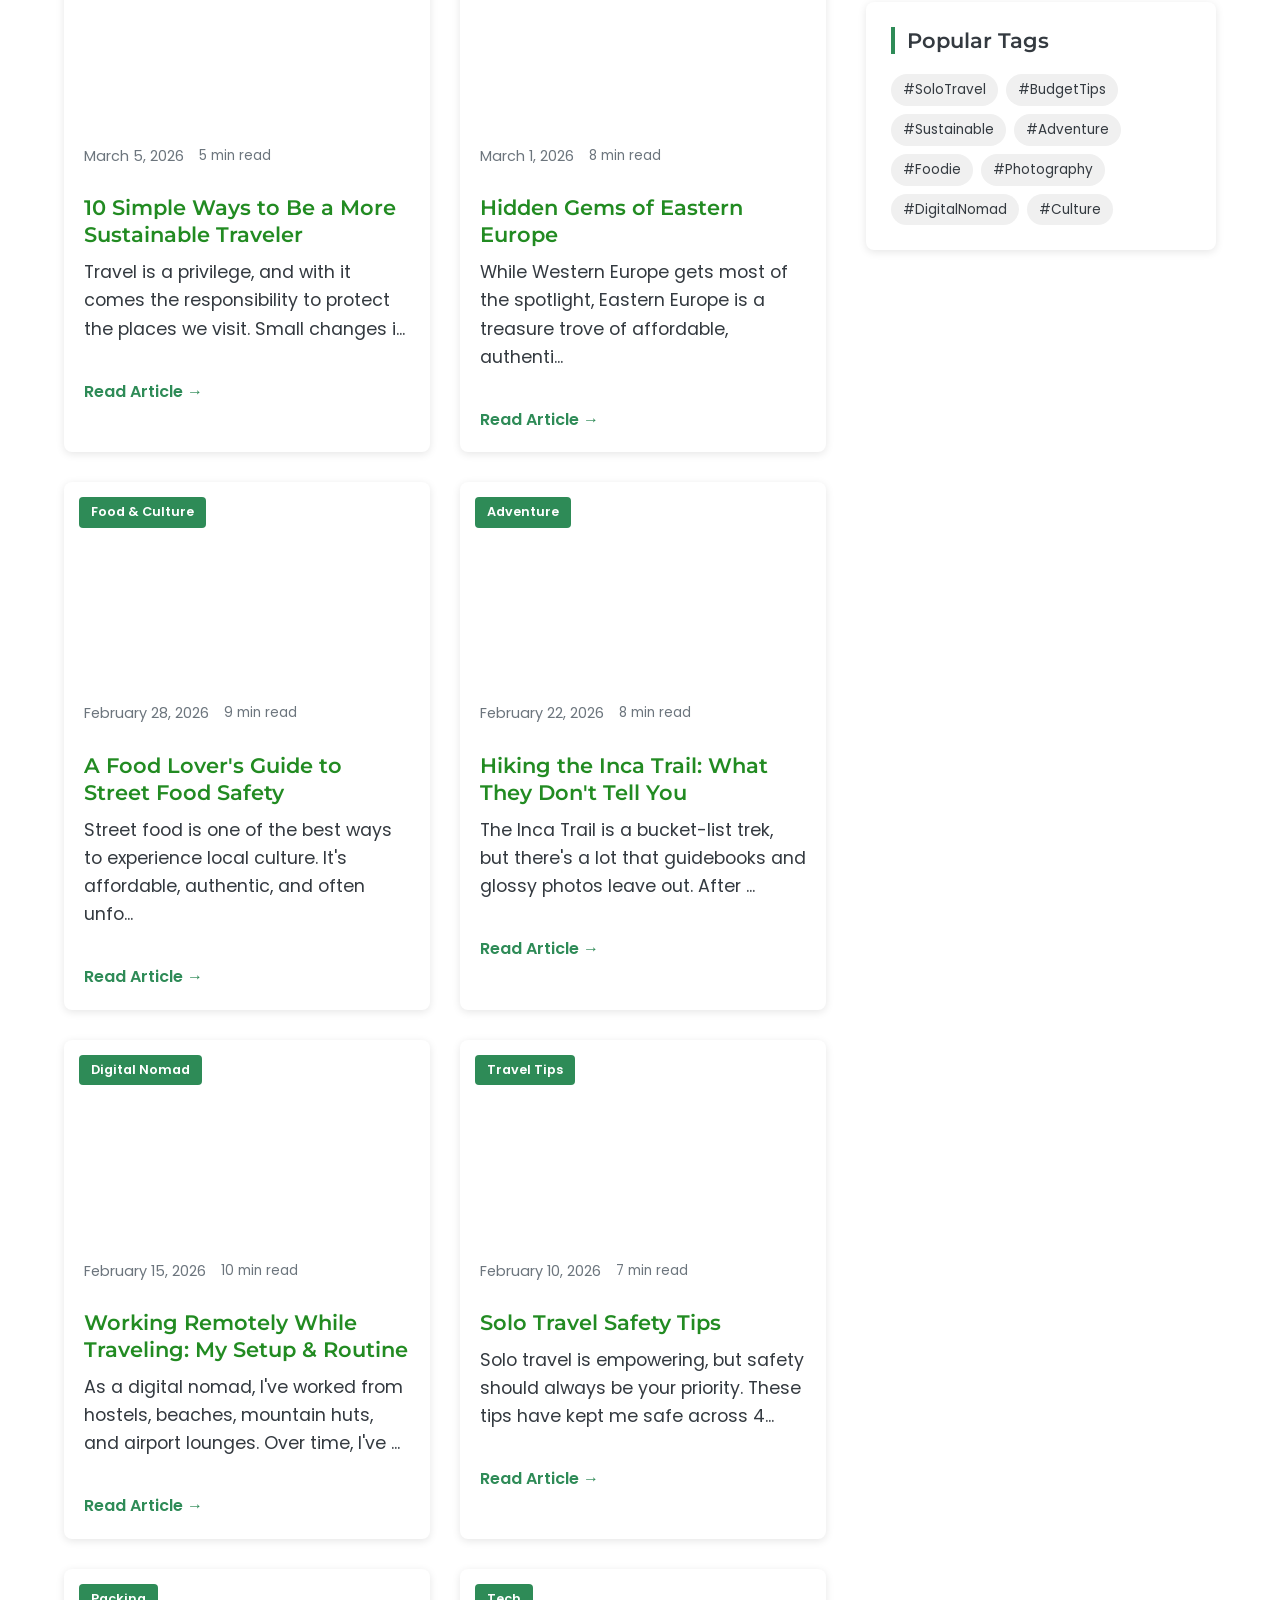
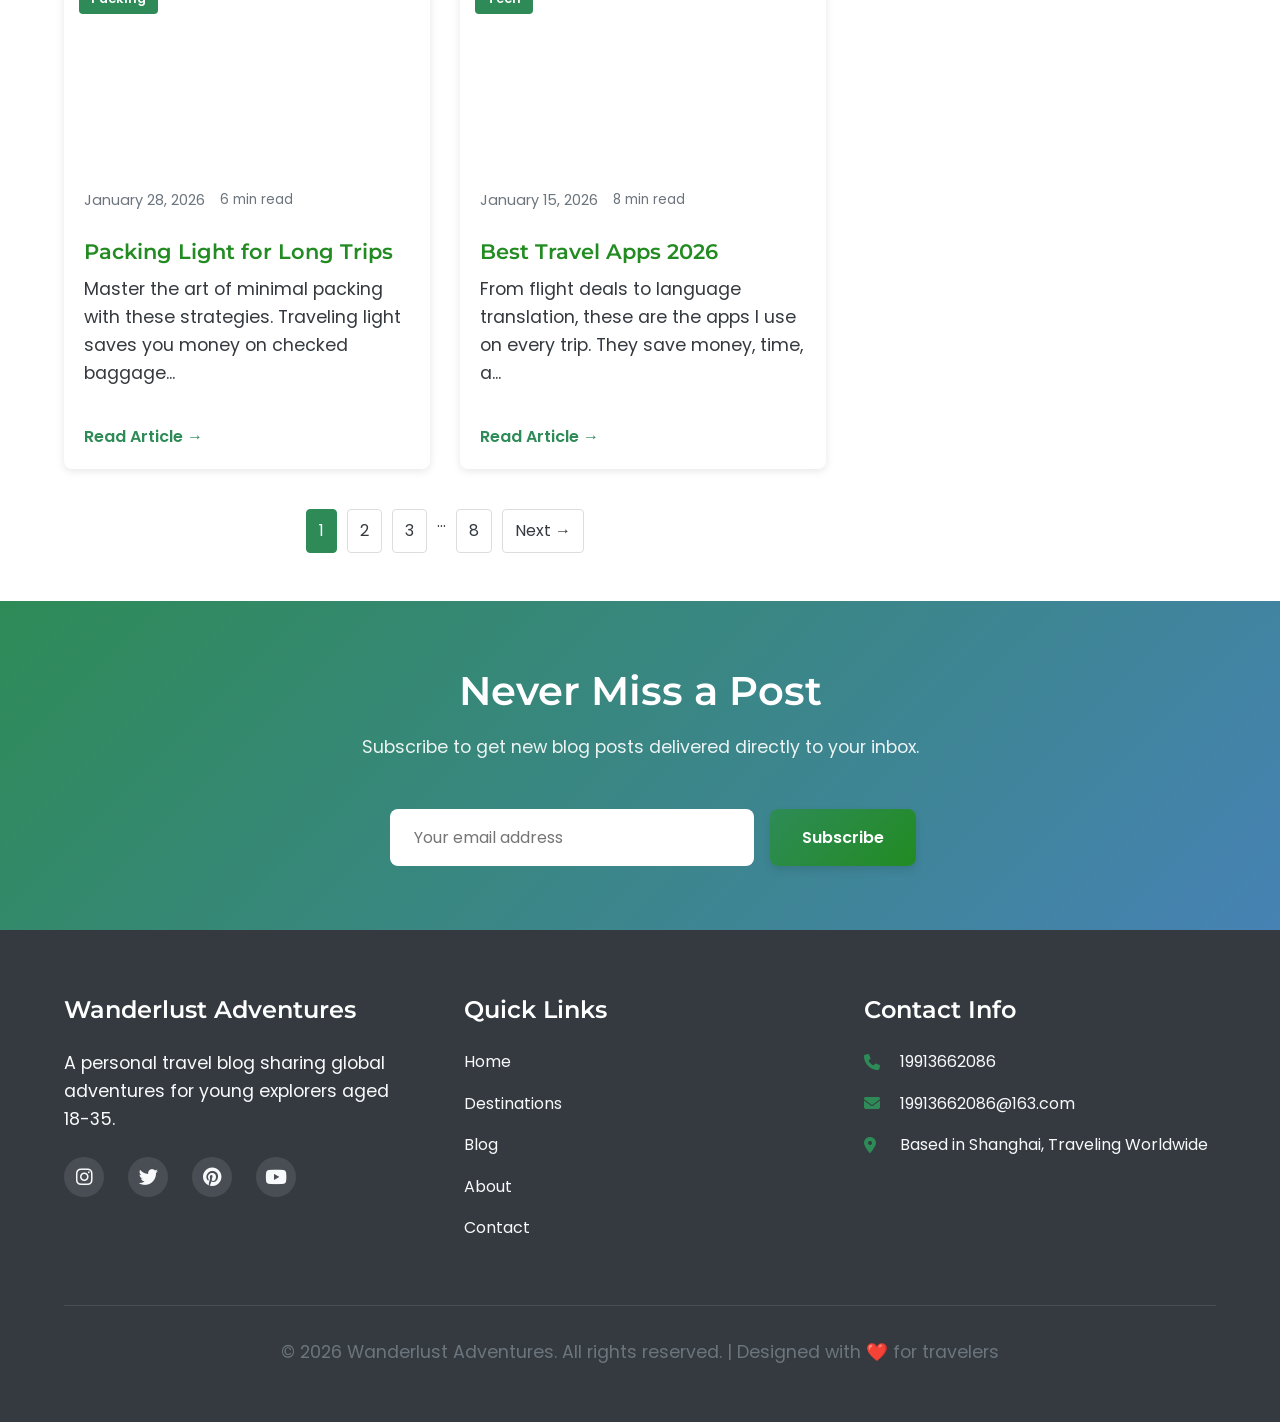
<file: blog-备份b.html>
<!DOCTYPE html>
<html lang="en">
<head>
    <meta charset="UTF-8">
    <meta name="viewport" content="width=device-width, initial-scale=1.0">
    <title>Travel Blog | Wanderlust Adventures</title>
    <link rel="stylesheet" href="style.css">
    <link rel="preconnect" href="https://fonts.googleapis.com">
    <link rel="preconnect" href="https://fonts.gstatic.com" crossorigin>
    <link href="https://fonts.googleapis.com/css2?family=Poppins:wght@300;400;500;600;700&family=Montserrat:wght@400;500;600&display=swap" rel="stylesheet">
    <link rel="stylesheet" href="https://cdnjs.cloudflare.com/ajax/libs/font-awesome/6.4.0/css/all.min.css">
    <style>
        /* 页面头部样式（与原始文件保持一致） */
        .page-header {
            background: linear-gradient(rgba(0, 0, 0, 0.5), rgba(0, 0, 0, 0.5)), 
                        url('https://images.unsplash.com/photo-1488646953014-85cb44e25828') center/cover no-repeat;
            color: white;
            text-align: center;
            padding: 100px 0 60px;
            margin-top: 60px;
        }
        
        .page-header h1 {
            color: white;
            font-size: 3rem;
            margin-bottom: 20px;
        }
        
        .page-header p {
            font-size: 1.3rem;
            opacity: 0.9;
            max-width: 600px;
            margin: 0 auto;
        }
        
        .blog-layout {
            display: grid;
            grid-template-columns: 1fr 350px;
            gap: 40px;
        }
        
        .blog-posts-grid {
            display: grid;
            grid-template-columns: repeat(auto-fill, minmax(300px, 1fr));
            gap: 30px;
            margin-bottom: 40px;
        }
        
        .blog-post {
            background: white;
            border-radius: 8px;
            overflow: hidden;
            box-shadow: 0 2px 8px rgba(0,0,0,0.1);
            transition: transform 0.3s ease, box-shadow 0.3s ease;
        }
        
        .blog-post:hover {
            transform: translateY(-5px);
            box-shadow: 0 8px 16px rgba(0,0,0,0.1);
        }
        
        .post-image {
            height: 200px;
            background-size: cover;
            background-position: center;
            position: relative;
        }
        
        .post-category {
            position: absolute;
            top: 15px;
            left: 15px;
            background: #2E8B57;
            color: white;
            padding: 5px 12px;
            border-radius: 4px;
            font-size: 0.8rem;
            font-weight: 600;
        }
        
        .post-content {
            padding: 20px;
        }
        
        .post-meta {
            display: flex;
            gap: 15px;
            margin-bottom: 10px;
            font-size: 0.85rem;
            color: #6C757D;
        }
        
        .post-content h3 {
            font-size: 1.3rem;
            margin-bottom: 10px;
            color: #228B22;
        }
        
        .read-more {
            display: inline-block;
            margin-top: 12px;
            color: #2E8B57;
            font-weight: 600;
            text-decoration: none;
        }
        
        .read-more:hover {
            text-decoration: underline;
        }
        
        /* 侧边栏样式 */
        .sidebar-widget {
            background: white;
            padding: 25px;
            border-radius: 8px;
            margin-bottom: 30px;
            box-shadow: 0 2px 8px rgba(0,0,0,0.1);
        }
        
        .sidebar-widget h3 {
            margin-bottom: 20px;
            font-size: 1.3rem;
            border-left: 4px solid #2E8B57;
            padding-left: 12px;
        }
        
        .search-box {
            display: flex;
        }
        
        .search-box input {
            flex: 1;
            padding: 10px;
            border: 1px solid #ddd;
            border-radius: 4px 0 0 4px;
            outline: none;
        }
        
        .search-box button {
            padding: 10px 15px;
            background: #2E8B57;
            color: white;
            border: none;
            border-radius: 0 4px 4px 0;
            cursor: pointer;
        }
        
        .categories-list {
            list-style: none;
            padding: 0;
        }
        
        .categories-list li {
            margin-bottom: 10px;
        }
        
        .categories-list a {
            display: flex;
            justify-content: space-between;
            text-decoration: none;
            color: #343A40;
        }
        
        .categories-list a:hover {
            color: #2E8B57;
        }
        
        .popular-posts {
            display: flex;
            flex-direction: column;
            gap: 15px;
        }
        
        .popular-post {
            display: flex;
            gap: 15px;
        }
        
        .popular-image {
            width: 70px;
            height: 70px;
            background-size: cover;
            background-position: center;
            border-radius: 4px;
            flex-shrink: 0;
        }
        
        .popular-content h4 {
            font-size: 0.95rem;
            margin-bottom: 5px;
        }
        
        .popular-content h4 a {
            text-decoration: none;
            color: #343A40;
        }
        
        .popular-content h4 a:hover {
            color: #2E8B57;
        }
        
        .popular-content .post-date {
            font-size: 0.8rem;
            color: #6C757D;
        }
        
        .sidebar-newsletter input {
            width: 100%;
            padding: 10px;
            margin-bottom: 10px;
            border: 1px solid #ddd;
            border-radius: 4px;
        }
        
        .tags {
            display: flex;
            flex-wrap: wrap;
            gap: 8px;
        }
        
        .tag {
            background: #f0f0f0;
            padding: 5px 12px;
            border-radius: 20px;
            font-size: 0.85rem;
            text-decoration: none;
            color: #343A40;
        }
        
        .tag:hover {
            background: #2E8B57;
            color: white;
        }
        
        .pagination {
            display: flex;
            justify-content: center;
            gap: 10px;
            margin-top: 30px;
        }
        
        .page-btn {
            padding: 8px 12px;
            border: 1px solid #ddd;
            background: white;
            text-decoration: none;
            color: #343A40;
            border-radius: 4px;
        }
        
        .page-btn.active {
            background: #2E8B57;
            color: white;
            border-color: #2E8B57;
        }
        
        .page-btn:hover:not(.active) {
            background: #f0f0f0;
        }
        
        @media (max-width: 992px) {
            .blog-layout {
                grid-template-columns: 1fr;
            }
        }
    </style>
</head>
<body>
    <!-- 导航栏 -->
    <nav class="navbar">
        <div class="container">
            <a href="index.html" class="logo">Wanderlust<span>Adventures</span></a>
            <ul class="nav-links">
                <li><a href="index.html">Home</a></li>
                <li><a href="destinations.html">Destinations</a></li>
                <li><a href="blog.html" class="active">Blog</a></li>
                <li><a href="about.html">About</a></li>
                <li><a href="contact.html">Contact</a></li>
            </ul>
            <button class="menu-toggle">
                <i class="fas fa-bars"></i>
            </button>
        </div>
    </nav>

    <!-- 页面头部 -->
    <section class="page-header">
        <div class="container">
            <h1>Travel Blog</h1>
            <p>Stories, tips, and insights from my global adventures</p>
        </div>
    </section>

    <!-- 博客内容区域 -->
    <section class="section blog-content">
        <div class="container">
            <div class="blog-layout">
                <!-- 左侧：动态文章列表 -->
                <div class="blog-main">
                    <div id="blog-posts-container"></div>
                    <div class="pagination" id="pagination"></div>
                </div>

                <!-- 右侧：侧边栏 -->
                <aside class="blog-sidebar">
                    <div class="sidebar-widget">
                        <h3>Search Blog</h3>
                        <div class="search-box">
                            <input type="text" placeholder="Search articles...">
                            <button><i class="fas fa-search"></i></button>
                        </div>
                    </div>

                    <div class="sidebar-widget">
                        <h3>Categories</h3>
                        <ul class="categories-list">
                            <li><a href="#">Travel Tips <span>12</span></a></li>
                            <li><a href="#">Budget Travel <span>8</span></a></li>
                            <li><a href="#">Sustainable Travel <span>6</span></a></li>
                            <li><a href="#">Food & Culture <span>10</span></a></li>
                            <li><a href="#">Adventure <span>7</span></a></li>
                            <li><a href="#">Photography <span>5</span></a></li>
                            <li><a href="#">Digital Nomad <span>4</span></a></li>
                        </ul>
                    </div>

                    <div class="sidebar-widget">
                        <h3>Popular Posts</h3>
                        <div class="popular-posts">
                            <div class="popular-post">
                                <div class="popular-image" style="background-image: url('https://images.unsplash.com/photo-1551632811-561732d1e306');"></div>
                                <div class="popular-content">
                                    <h4><a href="article.html?id=solo-travel-safety">Solo Travel Safety Tips</a></h4>
                                    <span class="post-date">Feb 10, 2026</span>
                                </div>
                            </div>
                            <div class="popular-post">
                                <div class="popular-image" style="background-image: url('https://images.unsplash.com/photo-1520250497591-112f2f40a3f4');"></div>
                                <div class="popular-content">
                                    <h4><a href="article.html?id=packing-light">Packing Light for Long Trips</a></h4>
                                    <span class="post-date">Jan 28, 2026</span>
                                </div>
                            </div>
                            <div class="popular-post">
                                <div class="popular-image" style="background-image: url('https://images.unsplash.com/photo-1539635278303-d4002c07eae3');"></div>
                                <div class="popular-content">
                                    <h4><a href="article.html?id=travel-apps">Best Travel Apps 2026</a></h4>
                                    <span class="post-date">Jan 15, 2026</span>
                                </div>
                            </div>
                        </div>
                    </div>

                    <div class="sidebar-widget newsletter-widget">
                        <h3>Join the Community</h3>
                        <p>Get weekly travel inspiration and exclusive content.</p>
                        <form class="sidebar-newsletter">
                            <input type="email" placeholder="Your email" required>
                            <button type="submit" class="btn-primary">Subscribe</button>
                        </form>
                    </div>

                    <div class="sidebar-widget">
                        <h3>Popular Tags</h3>
                        <div class="tags">
                            <a href="blog.html?tag=solotravel" class="tag">#SoloTravel</a>
                            <a href="blog.html?tag=budget" class="tag">#BudgetTips</a>
                            <a href="blog.html?tag=sustainable" class="tag">#Sustainable</a>
                            <a href="blog.html?tag=adventure" class="tag">#Adventure</a>
                            <a href="blog.html?tag=food" class="tag">#Foodie</a>
                            <a href="blog.html?tag=photography" class="tag">#Photography</a>
                            <a href="blog.html?tag=digitalnomad" class="tag">#DigitalNomad</a>
                            <a href="blog.html?tag=culture" class="tag">#Culture</a>
                        </div>
                    </div>
                </aside>
            </div>
        </div>
    </section>

    <!-- 订阅区域 -->
    <section class="newsletter">
        <div class="container">
            <h2>Never Miss a Post</h2>
            <p>Subscribe to get new blog posts delivered directly to your inbox.</p>
            <form class="newsletter-form">
                <input type="email" placeholder="Your email address" required>
                <button type="submit" class="btn-primary">Subscribe</button>
            </form>
        </div>
    </section>

    <!-- 页脚 -->
    <footer class="footer">
        <div class="container">
            <div class="footer-content">
                <div class="footer-section">
                    <h3>Wanderlust Adventures</h3>
                    <p>A personal travel blog sharing global adventures for young explorers aged 18-35.</p>
                    <div class="social-links">
                        <a href="#"><i class="fab fa-instagram"></i></a>
                        <a href="#"><i class="fab fa-twitter"></i></a>
                        <a href="#"><i class="fab fa-pinterest"></i></a>
                        <a href="#"><i class="fab fa-youtube"></i></a>
                    </div>
                </div>
                
                <div class="footer-section">
                    <h3>Quick Links</h3>
                    <ul>
                        <li><a href="index.html">Home</a></li>
                        <li><a href="destinations.html">Destinations</a></li>
                        <li><a href="blog.html">Blog</a></li>
                        <li><a href="about.html">About</a></li>
                        <li><a href="contact.html">Contact</a></li>
                    </ul>
                </div>
                
                <div class="footer-section">
                    <h3>Contact Info</h3>
                    <ul class="contact-info">
                        <li><i class="fas fa-phone"></i> 19913662086</li>
                        <li><i class="fas fa-envelope"></i> 19913662086@163.com</li>
                        <li><i class="fas fa-map-marker-alt"></i> Based in Shanghai, Traveling Worldwide</li>
                    </ul>
                </div>
            </div>
            
            <div class="footer-bottom">
                <p>&copy; 2026 Wanderlust Adventures. All rights reserved. | Designed with ❤️ for travelers</p>
            </div>
        </div>
    </footer>

    <script src="script.js"></script>
    <script src="article-data.js"></script>
    <script>
        // 获取 URL 参数
        function getQueryParam(param) {
            const urlParams = new URLSearchParams(window.location.search);
            return urlParams.get(param);
        }

        const tagFilter = getQueryParam('tag');

        // 更新页面标题和描述
        if (tagFilter) {
            const tagDisplay = '#' + tagFilter.charAt(0).toUpperCase() + tagFilter.slice(1);
            document.querySelector('.page-header h1').innerHTML = `Blog: ${tagDisplay}`;
            document.querySelector('.page-header p').innerHTML = `Showing all posts tagged with ${tagDisplay}`;
        } else {
            document.querySelector('.page-header h1').innerHTML = 'Travel Blog';
            document.querySelector('.page-header p').innerHTML = 'Stories, tips, and insights from my global adventures';
        }

        // 筛选文章
        let filteredArticles = [];
        for (let id in articlesData) {
            if (articlesData.hasOwnProperty(id)) {
                if (!tagFilter) {
                    filteredArticles.push({ id: id, ...articlesData[id] });
                } else if (articlesData[id].tags && articlesData[id].tags.includes(tagFilter.toLowerCase())) {
                    filteredArticles.push({ id: id, ...articlesData[id] });
                }
            }
        }

        // 按日期排序（最新在前）
        filteredArticles.sort((a, b) => new Date(b.date) - new Date(a.date));

        // 渲染文章列表
        const container = document.getElementById('blog-posts-container');
        if (filteredArticles.length === 0) {
            container.innerHTML = '<p style="text-align:center; padding:40px;">No posts found with this tag. <a href="blog.html">View all posts</a>.</p>';
        } else {
            let html = '<div class="blog-posts-grid">';
            filteredArticles.forEach(article => {
                // 生成纯文本摘要（去除 HTML 标签）
                let plainText = article.content.replace(/<[^>]*>/g, '');
                let excerpt = plainText.substring(0, 120) + (plainText.length > 120 ? '...' : '');
                html += `
                    <article class="blog-post">
                        <div class="post-image" style="background-image: url('${article.image}');">
                            <div class="post-category">${article.category}</div>
                        </div>
                        <div class="post-content">
                            <div class="post-meta">
                                <span class="post-date">${article.date}</span>
                                <span class="post-read-time">${article.readTime}</span>
                            </div>
                            <h3>${article.title}</h3>
                            <p>${excerpt}</p>
                            <a href="article.html?id=${article.id}" class="read-more">Read Article →</a>
                        </div>
                    </article>
                `;
            });
            html += '</div>';
            container.innerHTML = html;
        }

        // 处理分页
        if (tagFilter) {
            document.getElementById('pagination').style.display = 'none';
        } else {
            const paginationDiv = document.getElementById('pagination');
            if (paginationDiv.children.length === 0) {
                paginationDiv.innerHTML = `
                    <a href="#" class="page-btn active">1</a>
                    <a href="#" class="page-btn">2</a>
                    <a href="#" class="page-btn">3</a>
                    <span class="page-dots">...</span>
                    <a href="#" class="page-btn">8</a>
                    <a href="#" class="page-btn next">Next →</a>
                `;
            }
        }
    </script>
</body>
</html>
</file>
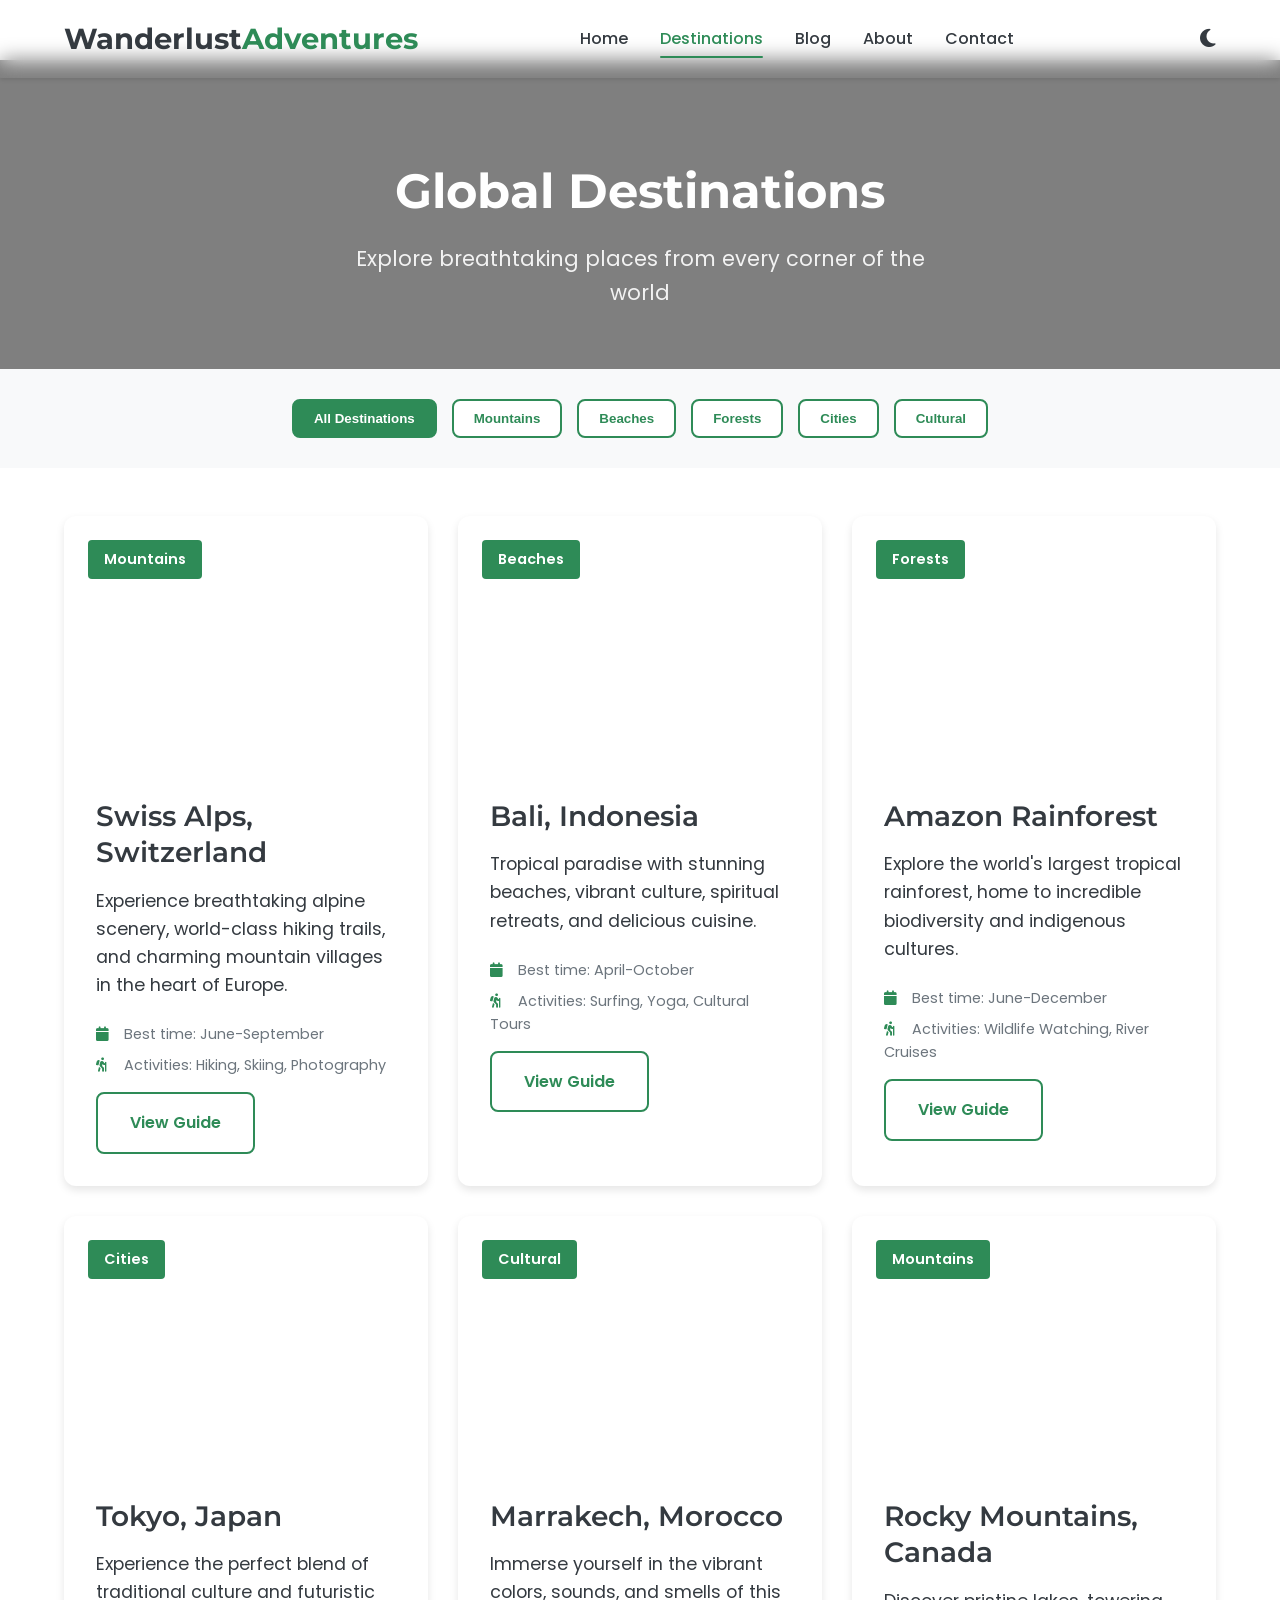
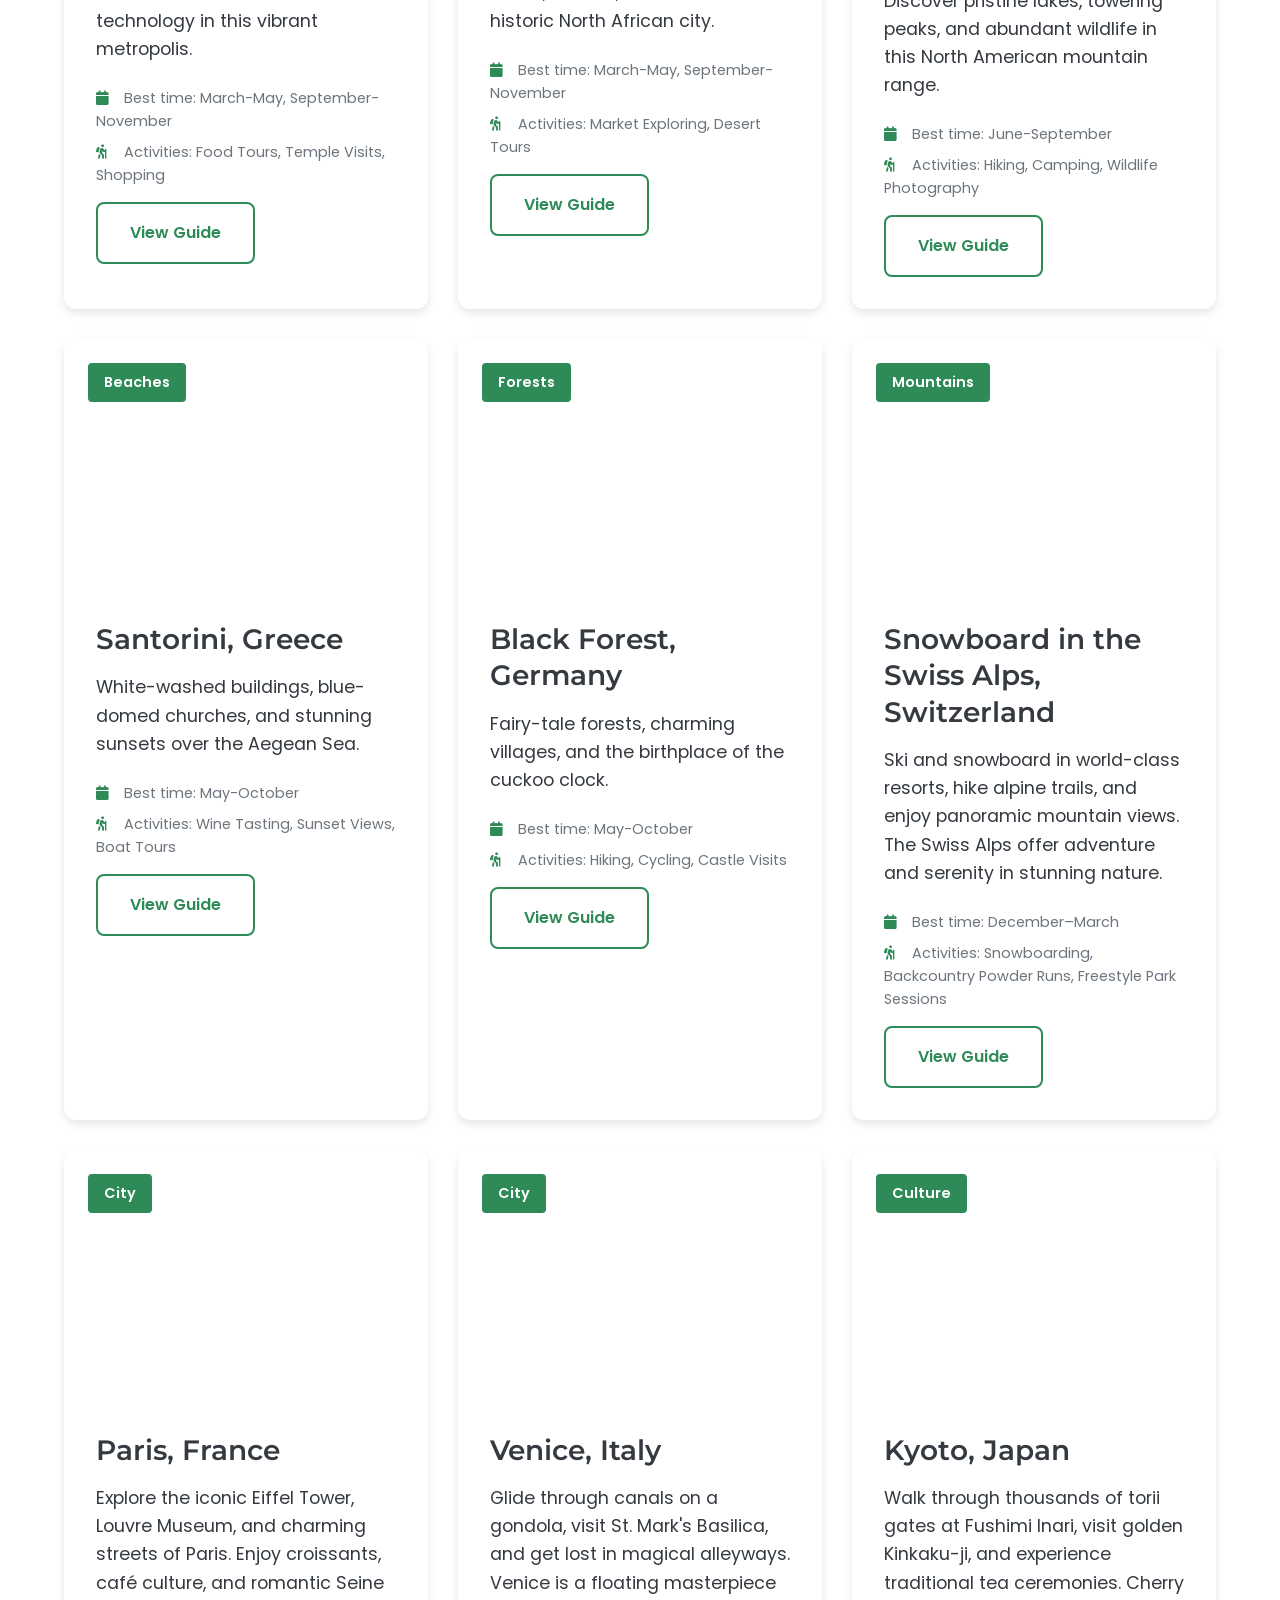
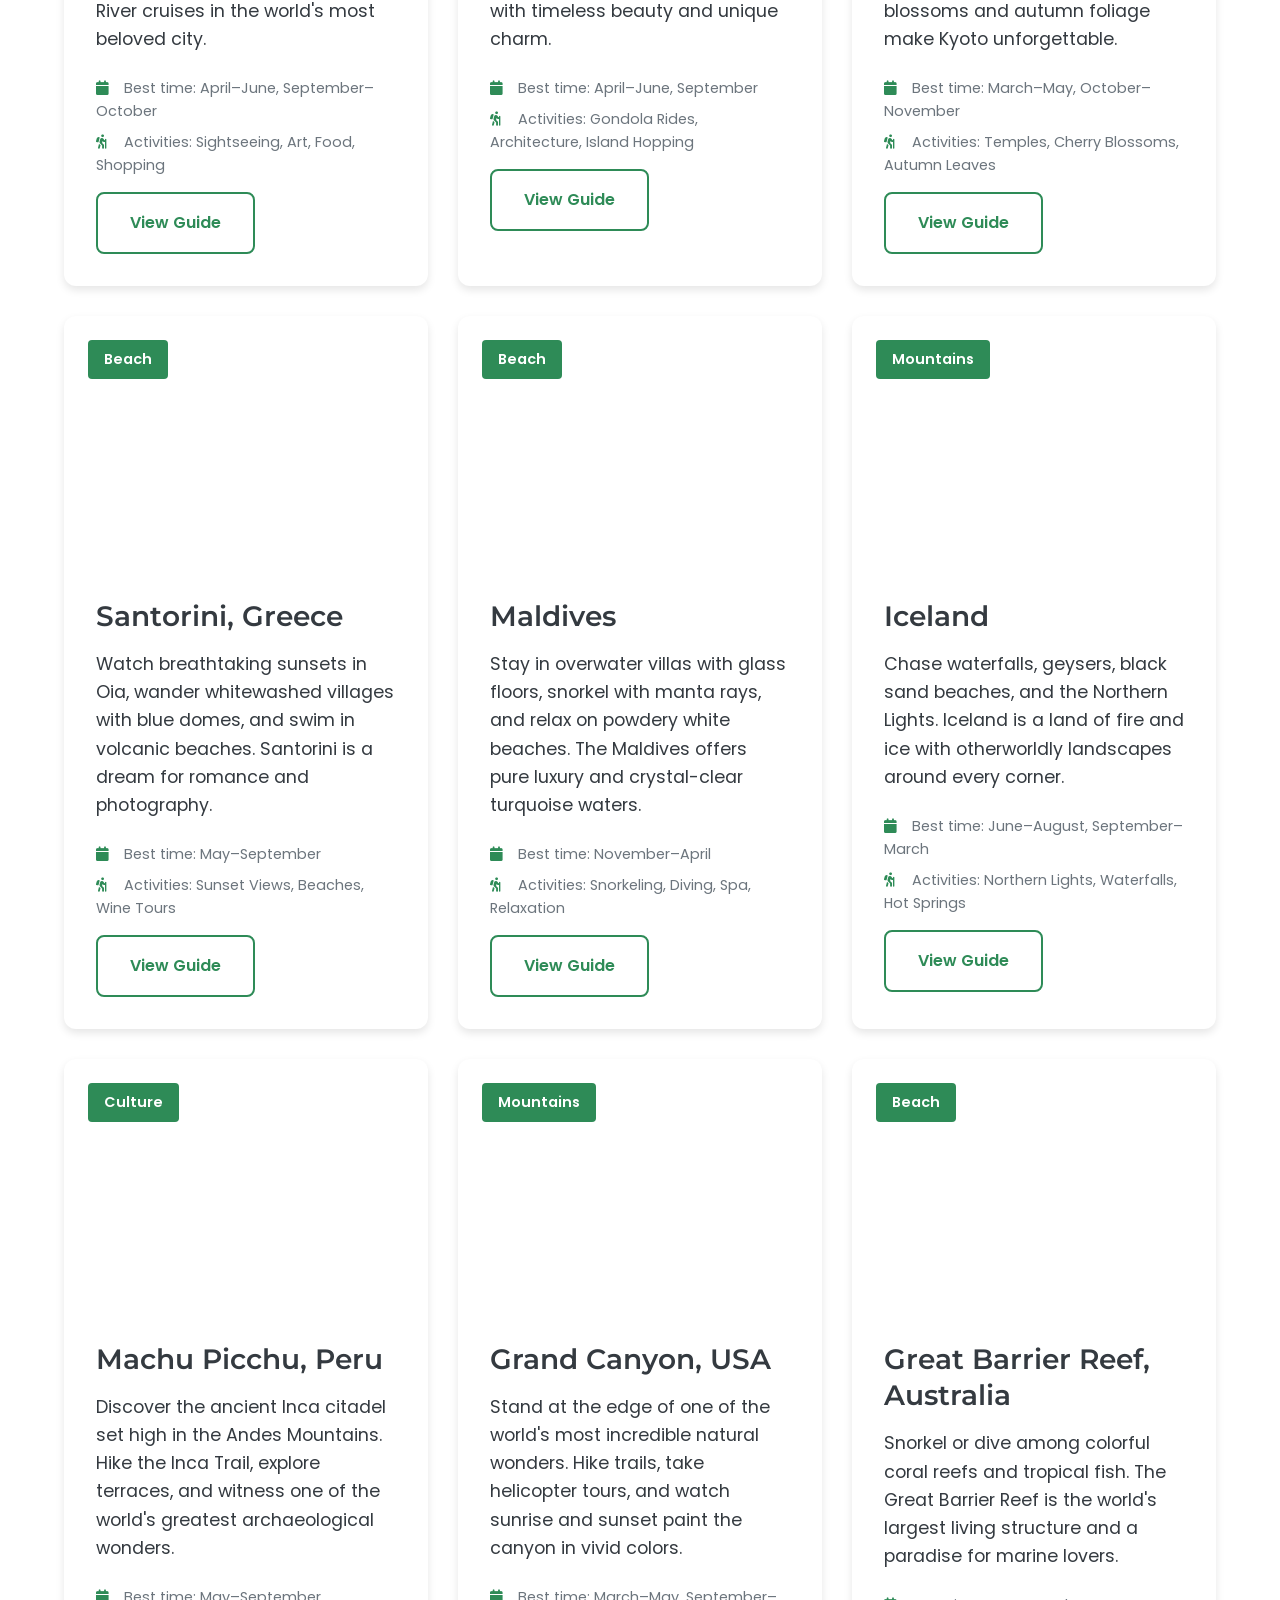
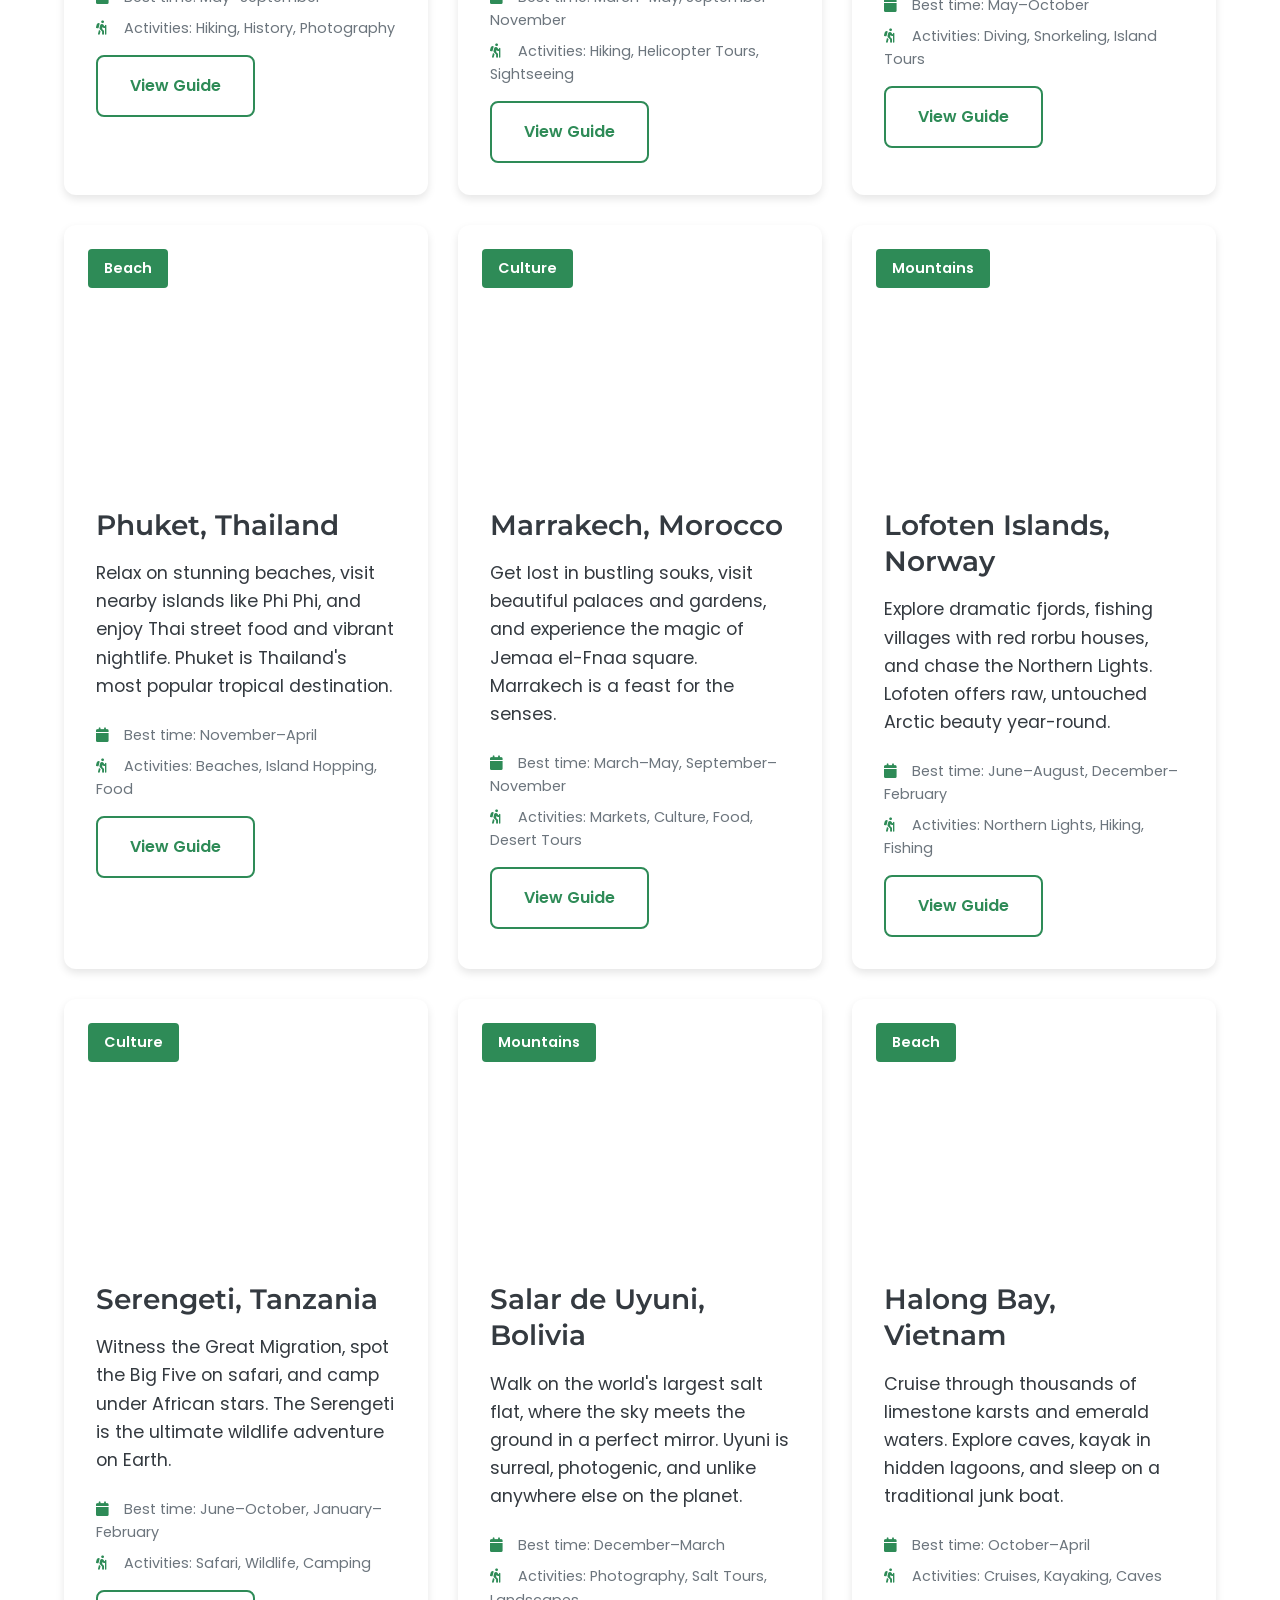
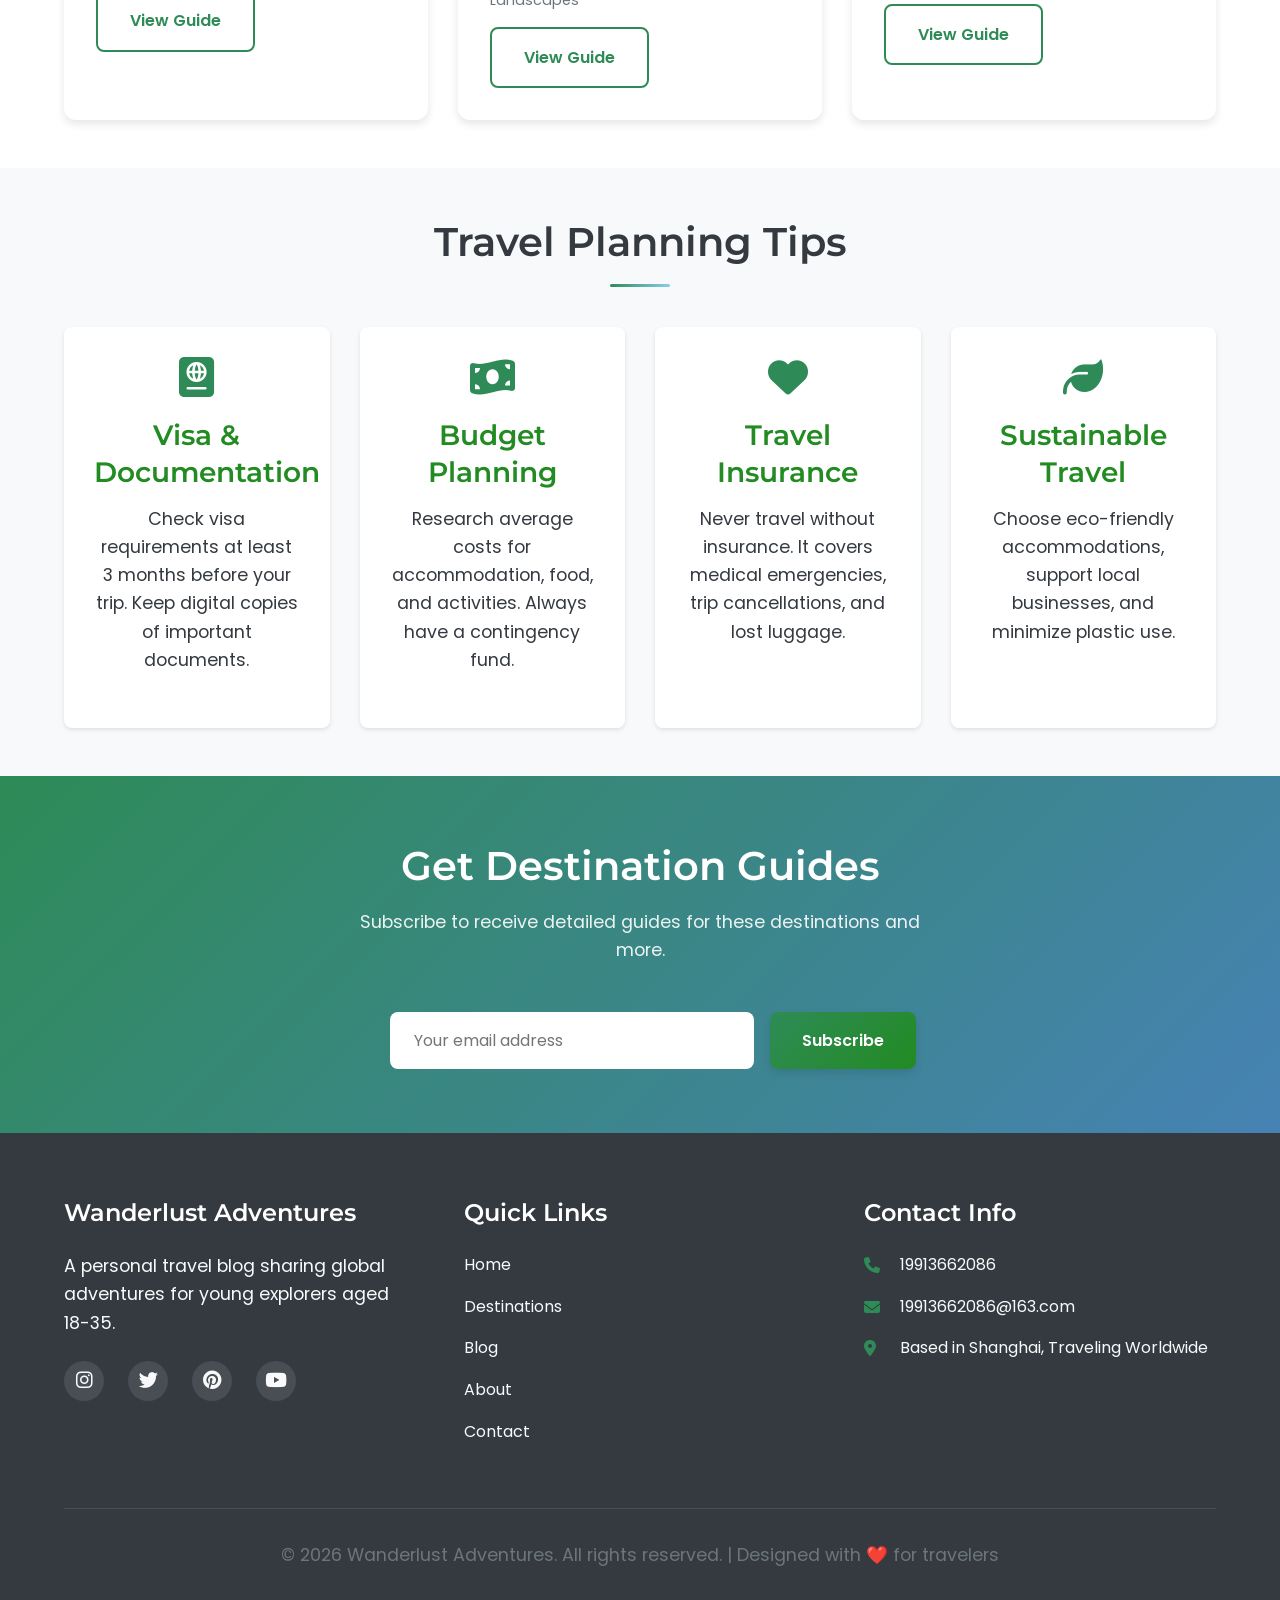
<file: destinations.html>
<!DOCTYPE html>
<html lang="en">
<head>
    <meta charset="UTF-8">
    <meta name="viewport" content="width=device-width, initial-scale=1.0">
    <title>Global Destinations | Wanderlust Adventures</title>
    <link rel="stylesheet" href="style.css">
    <link rel="preconnect" href="https://fonts.googleapis.com">
    <link rel="preconnect" href="https://fonts.gstatic.com" crossorigin>
    <link href="https://fonts.googleapis.com/css2?family=Poppins:wght@300;400;500;600;700&family=Montserrat:wght@400;500;600&display=swap" rel="stylesheet">
    <link rel="stylesheet" href="https://cdnjs.cloudflare.com/ajax/libs/font-awesome/6.4.0/css/all.min.css">
</head>
<body>
    <!-- Navigation -->
    <nav class="navbar">
        <div class="container">
            <a href="index.html" class="logo">Wanderlust<span>Adventures</span></a>
            <ul class="nav-links">
                <li><a href="index.html">Home</a></li>
                <li><a href="destinations.html" class="active">Destinations</a></li>
                <li><a href="blog.html">Blog</a></li>
                <li><a href="about.html">About</a></li>
                <li><a href="contact.html">Contact</a></li>
            </ul>
           <button id="theme-toggle" class="theme-toggle" aria-label="切换夜间模式">
            <i class="fas fa-moon"></i>
        </button>
        <button class="menu-toggle">
            <i class="fas fa-bars"></i>
        </button>
    </div>
</nav>

    <!-- Page Header -->
    <section class="page-header">
        <div class="container">
            <h1>Global Destinations</h1>
            <p>Explore breathtaking places from every corner of the world</p>
        </div>
    </section>

    <!-- Destination Filters -->
    <section class="section filters">
        <div class="container">
            <div class="filter-buttons">
                <button class="filter-btn active" data-filter="all">All Destinations</button>
                <button class="filter-btn" data-filter="mountains">Mountains</button>
                <button class="filter-btn" data-filter="beaches">Beaches</button>
                <button class="filter-btn" data-filter="forests">Forests</button>
                <button class="filter-btn" data-filter="cities">Cities</button>
                <button class="filter-btn" data-filter="cultural">Cultural</button>
            </div>
        </div>
    </section>

    <!-- Destinations Grid -->
    <section class="section destinations-grid-page">
        <div class="container">
            <div class="destinations-container">
                <!-- Destination 1 -->
                <div class="destination-card" data-category="mountains">
                    <div class="destination-image" style="background-image: url('https://images.unsplash.com/photo-1506905925346-21bda4d32df4');">
                        <div class="destination-label">Mountains</div>
                    </div>
                    <div class="destination-content">
                        <h3>Swiss Alps, Switzerland</h3>
                        <p>Experience breathtaking alpine scenery, world-class hiking trails, and charming mountain villages in the heart of Europe.</p>
                        <div class="destination-details">
                            <span><i class="fas fa-calendar"></i> Best time: June-September</span>
                            <span><i class="fas fa-hiking"></i> Activities: Hiking, Skiing, Photography</span>
                        </div>
                        <a href="guide.html?destination=swiss-alps" class="btn-secondary">View Guide</a>
                    </div>
                </div>

                <!-- Destination 2 -->
                <div class="destination-card" data-category="beaches">
                    <div class="destination-image" style="background-image: url('https://images.unsplash.com/photo-1507525428034-b723cf961d3e');">
                        <div class="destination-label">Beaches</div>
                    </div>
                    <div class="destination-content">
                        <h3>Bali, Indonesia</h3>
                        <p>Tropical paradise with stunning beaches, vibrant culture, spiritual retreats, and delicious cuisine.</p>
                        <div class="destination-details">
                            <span><i class="fas fa-calendar"></i> Best time: April-October</span>
                            <span><i class="fas fa-hiking"></i> Activities: Surfing, Yoga, Cultural Tours</span>
                        </div>
                        <a href="guide.html?destination=bali" class="btn-secondary">View Guide</a>
                    </div>
                </div>

                <!-- Destination 3 -->
                <div class="destination-card" data-category="forests">
                    <div class="destination-image" style="background-image: url('https://images.unsplash.com/photo-1441974231531-c6227db76b6e');">
                        <div class="destination-label">Forests</div>
                    </div>
                    <div class="destination-content">
                        <h3>Amazon Rainforest</h3>
                        <p>Explore the world's largest tropical rainforest, home to incredible biodiversity and indigenous cultures.</p>
                        <div class="destination-details">
                            <span><i class="fas fa-calendar"></i> Best time: June-December</span>
                            <span><i class="fas fa-hiking"></i> Activities: Wildlife Watching, River Cruises</span>
                        </div>
                        <a href="guide.html?destination=amazon-rainforest" class="btn-secondary">View Guide</a>
                    </div>
                </div>

                <!-- Destination 4 -->
                <div class="destination-card" data-category="cities">
                    <div class="destination-image" style="background-image: url('https://images.unsplash.com/photo-1540959733332-eab4deabeeaf');">
                        <div class="destination-label">Cities</div>
                    </div>
                    <div class="destination-content">
                        <h3>Tokyo, Japan</h3>
                        <p>Experience the perfect blend of traditional culture and futuristic technology in this vibrant metropolis.</p>
                        <div class="destination-details">
                            <span><i class="fas fa-calendar"></i> Best time: March-May, September-November</span>
                            <span><i class="fas fa-hiking"></i> Activities: Food Tours, Temple Visits, Shopping</span>
                        </div>
                        <a href="guide.html?destination=kyoto" class="btn-secondary">View Guide</a>
                    </div>
                </div>

                <!-- Destination 5 (original Marrakech placeholder) -->
                <div class="destination-card" data-category="cultural">
                    <div class="destination-image" style="background-image: url('https://images.unsplash.com/photo-1528164344705-47542687000d');">
                        <div class="destination-label">Cultural</div>
                    </div>
                    <div class="destination-content">
                        <h3>Marrakech, Morocco</h3>
                        <p>Immerse yourself in the vibrant colors, sounds, and smells of this historic North African city.</p>
                        <div class="destination-details">
                            <span><i class="fas fa-calendar"></i> Best time: March-May, September-November</span>
                            <span><i class="fas fa-hiking"></i> Activities: Market Exploring, Desert Tours</span>
                        </div>
                        <a href="guide.html?destination=marrakech" class="btn-secondary">View Guide</a>
                    </div>
                </div>

                <!-- Destination 6 -->
                <div class="destination-card" data-category="mountains">
                    <div class="destination-image" style="background-image: url('https://images.unsplash.com/photo-1464822759023-fed622ff2c3b');">
                        <div class="destination-label">Mountains</div>
                    </div>
                    <div class="destination-content">
                        <h3>Rocky Mountains, Canada</h3>
                        <p>Discover pristine lakes, towering peaks, and abundant wildlife in this North American mountain range.</p>
                        <div class="destination-details">
                            <span><i class="fas fa-calendar"></i> Best time: June-September</span>
                            <span><i class="fas fa-hiking"></i> Activities: Hiking, Camping, Wildlife Photography</span>
                        </div>
                        <a href="guide.html?destination=rocky-mountains" class="btn-secondary">View Guide</a>
                    </div>
                </div>

                <!-- Destination 7 -->
                <div class="destination-card" data-category="beaches">
                    <div class="destination-image" style="background-image: url('https://images.unsplash.com/photo-1519046904884-53103b34b206');">
                        <div class="destination-label">Beaches</div>
                    </div>
                    <div class="destination-content">
                        <h3>Santorini, Greece</h3>
                        <p>White-washed buildings, blue-domed churches, and stunning sunsets over the Aegean Sea.</p>
                        <div class="destination-details">
                            <span><i class="fas fa-calendar"></i> Best time: May-October</span>
                            <span><i class="fas fa-hiking"></i> Activities: Wine Tasting, Sunset Views, Boat Tours</span>
                        </div>
                        <a href="guide.html?destination=santorini" class="btn-secondary">View Guide</a>
                    </div>
                </div>

                <!-- Destination 8 -->
                <div class="destination-card" data-category="forests">
                    <div class="destination-image" style="background-image: url('https://images.unsplash.com/photo-1448375240586-882707db888b');">
                        <div class="destination-label">Forests</div>
                    </div>
                    <div class="destination-content">
                        <h3>Black Forest, Germany</h3>
                        <p>Fairy-tale forests, charming villages, and the birthplace of the cuckoo clock.</p>
                        <div class="destination-details">
                            <span><i class="fas fa-calendar"></i> Best time: May-October</span>
                            <span><i class="fas fa-hiking"></i> Activities: Hiking, Cycling, Castle Visits</span>
                        </div>
                        <a href="guide.html?destination=black-forest" class="btn-secondary">View Guide</a>
                    </div>
                </div>
            
               <!-- Destination 9 -->
                <div class="destination-card" data-category="mountains">
                    <div class="destination-image" style="background-image: url('https://69c24a7f21b99c9e419115bc.imgix.net/snowboard.jpg');">
                        <div class="destination-label">Mountains</div>
                    </div>
                    <div class="destination-content">
                        <h3>Snowboard in the Swiss Alps, Switzerland</h3>
                        <p>Ski and snowboard in world-class resorts, hike alpine trails, and enjoy panoramic mountain views. The Swiss Alps offer adventure and serenity in stunning nature.</p>
                        <div class="destination-details">
                            <span><i class="fas fa-calendar"></i> Best time: December–March</span>
                            <span><i class="fas fa-hiking"></i> Activities: Snowboarding, Backcountry Powder Runs, Freestyle Park Sessions</span>
                        </div>
                        <a href="guide.html?destination=swiss-alps-snowboard" class="btn-secondary">View Guide</a>
                    </div>
                </div>
                <!-- Destination 10 - Paris -->
                <div class="destination-card" data-category="cities">
                    <div class="destination-image" style="background-image: url('https://images.unsplash.com/photo-1502602898657-3e91760cbb34');">
                        <div class="destination-label">City</div>
                    </div>
                    <div class="destination-content">
                        <h3>Paris, France</h3>
                        <p>Explore the iconic Eiffel Tower, Louvre Museum, and charming streets of Paris. Enjoy croissants, café culture, and romantic Seine River cruises in the world's most beloved city.</p>
                        <div class="destination-details">
                            <span><i class="fas fa-calendar"></i> Best time: April–June, September–October</span>
                            <span><i class="fas fa-hiking"></i> Activities: Sightseeing, Art, Food, Shopping</span>
                        </div>
                        <a href="guide.html?destination=paris" class="btn-secondary">View Guide</a>
                    </div>
                </div>

                <!-- Destination 11 - Venice -->
                <div class="destination-card" data-category="cities">
                    <div class="destination-image" style="background-image: url('https://images.unsplash.com/photo-1514890547357-a9ee288728e0');">
                        <div class="destination-label">City</div>
                    </div>
                    <div class="destination-content">
                        <h3>Venice, Italy</h3>
                        <p>Glide through canals on a gondola, visit St. Mark's Basilica, and get lost in magical alleyways. Venice is a floating masterpiece with timeless beauty and unique charm.</p>
                        <div class="destination-details">
                            <span><i class="fas fa-calendar"></i> Best time: April–June, September</span>
                            <span><i class="fas fa-hiking"></i> Activities: Gondola Rides, Architecture, Island Hopping</span>
                        </div>
                        <a href="guide.html?destination=venice" class="btn-secondary">View Guide</a>
                    </div>
                </div>

                <!-- Destination 12 - Kyoto -->
                <div class="destination-card" data-category="cultural">
                    <div class="destination-image" style="background-image: url('https://images.unsplash.com/photo-1493976040374-85c8e12f0c0e');">
                        <div class="destination-label">Culture</div>
                    </div>
                    <div class="destination-content">
                        <h3>Kyoto, Japan</h3>
                        <p>Walk through thousands of torii gates at Fushimi Inari, visit golden Kinkaku-ji, and experience traditional tea ceremonies. Cherry blossoms and autumn foliage make Kyoto unforgettable.</p>
                        <div class="destination-details">
                            <span><i class="fas fa-calendar"></i> Best time: March–May, October–November</span>
                            <span><i class="fas fa-hiking"></i> Activities: Temples, Cherry Blossoms, Autumn Leaves</span>
                        </div>
                        <a href="guide.html?destination=kyoto" class="btn-secondary">View Guide</a>
                    </div>
                </div>

                <!-- Destination 13 - Santorini -->
                <div class="destination-card" data-category="beaches">
                    <div class="destination-image" style="background-image: url('https://images.unsplash.com/photo-1570077188670-e3a8d69ac5ff');">
                        <div class="destination-label">Beach</div>
                    </div>
                    <div class="destination-content">
                        <h3>Santorini, Greece</h3>
                        <p>Watch breathtaking sunsets in Oia, wander whitewashed villages with blue domes, and swim in volcanic beaches. Santorini is a dream for romance and photography.</p>
                        <div class="destination-details">
                            <span><i class="fas fa-calendar"></i> Best time: May–September</span>
                            <span><i class="fas fa-hiking"></i> Activities: Sunset Views, Beaches, Wine Tours</span>
                        </div>
                        <a href="guide.html?destination=santorini-2" class="btn-secondary">View Guide</a>
                    </div>
                </div>

                <!-- Destination 14 - Maldives -->
                <div class="destination-card" data-category="beaches">
                    <div class="destination-image" style="background-image: url('https://images.unsplash.com/photo-1519331379826-f10be5486c6f');">
                        <div class="destination-label">Beach</div>
                    </div>
                    <div class="destination-content">
                        <h3>Maldives</h3>
                        <p>Stay in overwater villas with glass floors, snorkel with manta rays, and relax on powdery white beaches. The Maldives offers pure luxury and crystal-clear turquoise waters.</p>
                        <div class="destination-details">
                            <span><i class="fas fa-calendar"></i> Best time: November–April</span>
                            <span><i class="fas fa-hiking"></i> Activities: Snorkeling, Diving, Spa, Relaxation</span>
                        </div>
                        <a href="guide.html?destination=maldives" class="btn-secondary">View Guide</a>
                    </div>
                </div>

                <!-- Destination 15 - Iceland (UPDATED: new stable image) -->
                <div class="destination-card" data-category="mountains">
                    <div class="destination-image" style="background-image: url('https://69c24a7f21b99c9e419115bc.imgix.net/Generate-a-high-definition-image-of-Iceland%E2%80%99s-natural-scenery,-including-glaciers,-waterfalls,-black-sand-beaches,-aurora-borealis,-or-mountains.-Cool-tones,-ultra-wide-angle,-cinematic-style,-8K,-bright-and-clear,-no-text,-no-watermarks,-suitable-for-travel-website-homepage-cover.-927534.png?auto=format&fit=fill&w=384');">
                        <div class="destination-label">Mountains</div>
                    </div>
                    <div class="destination-content">
                        <h3>Iceland</h3>
                        <p>Chase waterfalls, geysers, black sand beaches, and the Northern Lights. Iceland is a land of fire and ice with otherworldly landscapes around every corner.</p>
                        <div class="destination-details">
                            <span><i class="fas fa-calendar"></i> Best time: June–August, September–March</span>
                            <span><i class="fas fa-hiking"></i> Activities: Northern Lights, Waterfalls, Hot Springs</span>
                        </div>
                        <a href="guide.html?destination=iceland" class="btn-secondary">View Guide</a>
                    </div>
                </div>

             
                <!-- Destination 17 - Machu Picchu -->
                <div class="destination-card" data-category="cultural">
                    <div class="destination-image" style="background-image: url('https://images.unsplash.com/photo-1526392060635-9d6019884377');">
                        <div class="destination-label">Culture</div>
                    </div>
                    <div class="destination-content">
                        <h3>Machu Picchu, Peru</h3>
                        <p>Discover the ancient Inca citadel set high in the Andes Mountains. Hike the Inca Trail, explore terraces, and witness one of the world's greatest archaeological wonders.</p>
                        <div class="destination-details">
                            <span><i class="fas fa-calendar"></i> Best time: May–September</span>
                            <span><i class="fas fa-hiking"></i> Activities: Hiking, History, Photography</span>
                        </div>
                        <a href="guide.html?destination=machu-picchu" class="btn-secondary">View Guide</a>
                    </div>
                </div>

                <!-- Destination 18 - Grand Canyon -->
                <div class="destination-card" data-category="mountains">
                    <div class="destination-image" style="background-image: url('https://images.unsplash.com/photo-1474044159687-1ee9f3a51722');">
                        <div class="destination-label">Mountains</div>
                    </div>
                    <div class="destination-content">
                        <h3>Grand Canyon, USA</h3>
                        <p>Stand at the edge of one of the world's most incredible natural wonders. Hike trails, take helicopter tours, and watch sunrise and sunset paint the canyon in vivid colors.</p>
                        <div class="destination-details">
                            <span><i class="fas fa-calendar"></i> Best time: March–May, September–November</span>
                            <span><i class="fas fa-hiking"></i> Activities: Hiking, Helicopter Tours, Sightseeing</span>
                        </div>
                        <a href="guide.html?destination=grand-canyon" class="btn-secondary">View Guide</a>
                    </div>
                </div>

                <!-- Destination 19 - Great Barrier Reef -->
                <div class="destination-card" data-category="beaches">
                    <div class="destination-image" style="background-image: url('https://images.unsplash.com/photo-1582967788606-a171c1080cb0');">
                        <div class="destination-label">Beach</div>
                    </div>
                    <div class="destination-content">
                        <h3>Great Barrier Reef, Australia</h3>
                        <p>Snorkel or dive among colorful coral reefs and tropical fish. The Great Barrier Reef is the world's largest living structure and a paradise for marine lovers.</p>
                        <div class="destination-details">
                            <span><i class="fas fa-calendar"></i> Best time: May–October</span>
                            <span><i class="fas fa-hiking"></i> Activities: Diving, Snorkeling, Island Tours</span>
                        </div>
                        <a href="guide.html?destination=great-barrier-reef" class="btn-secondary">View Guide</a>
                    </div>
                </div>

                <!-- Destination 20 - Phuket, Thailand -->
                <div class="destination-card" data-category="beaches">
                    <div class="destination-image" style="background-image: url('https://images.unsplash.com/photo-1537956965359-7573183d1f57');">
                        <div class="destination-label">Beach</div>
                    </div>
                    <div class="destination-content">
                        <h3>Phuket, Thailand</h3>
                        <p>Relax on stunning beaches, visit nearby islands like Phi Phi, and enjoy Thai street food and vibrant nightlife. Phuket is Thailand's most popular tropical destination.</p>
                        <div class="destination-details">
                            <span><i class="fas fa-calendar"></i> Best time: November–April</span>
                            <span><i class="fas fa-hiking"></i> Activities: Beaches, Island Hopping, Food</span>
                        </div>
                        <a href="guide.html?destination=phuket" class="btn-secondary">View Guide</a>
                    </div>
                </div>

                <!-- Destination 21 - Marrakech, Morocco (UPDATED: new stable image) -->
                <div class="destination-card" data-category="cultural">
                    <div class="destination-image" style="background-image: url('https://www.timetravelturtle.com/wp-content/uploads/2014/04/Morocco-2013-90_new.jpg');">
                        <div class="destination-label">Culture</div>
                    </div>
                    <div class="destination-content">
                        <h3>Marrakech, Morocco</h3>
                        <p>Get lost in bustling souks, visit beautiful palaces and gardens, and experience the magic of Jemaa el-Fnaa square. Marrakech is a feast for the senses.</p>
                        <div class="destination-details">
                            <span><i class="fas fa-calendar"></i> Best time: March–May, September–November</span>
                            <span><i class="fas fa-hiking"></i> Activities: Markets, Culture, Food, Desert Tours</span>
                        </div>
                        <a href="guide.html?destination=marrakech-2" class="btn-secondary">View Guide</a>
                    </div>
                </div>

                <!-- Destination 22 - Lofoten Islands -->
                <div class="destination-card" data-category="mountains">
                    <div class="destination-image" style="background-image: url('https://images.unsplash.com/photo-1507272931001-fc06c17e4f43');">
                        <div class="destination-label">Mountains</div>
                    </div>
                    <div class="destination-content">
                        <h3>Lofoten Islands, Norway</h3>
                        <p>Explore dramatic fjords, fishing villages with red rorbu houses, and chase the Northern Lights. Lofoten offers raw, untouched Arctic beauty year-round.</p>
                        <div class="destination-details">
                            <span><i class="fas fa-calendar"></i> Best time: June–August, December–February</span>
                            <span><i class="fas fa-hiking"></i> Activities: Northern Lights, Hiking, Fishing</span>
                        </div>
                        <a href="guide.html?destination=lofoten-islands" class="btn-secondary">View Guide</a>
                    </div>
                </div>

                <!-- Destination 23 - Serengeti -->
                <div class="destination-card" data-category="cultural">
                    <div class="destination-image" style="background-image: url('https://images.unsplash.com/photo-1516026672322-bc52d61a55d5');">
                        <div class="destination-label">Culture</div>
                    </div>
                    <div class="destination-content">
                        <h3>Serengeti, Tanzania</h3>
                        <p>Witness the Great Migration, spot the Big Five on safari, and camp under African stars. The Serengeti is the ultimate wildlife adventure on Earth.</p>
                        <div class="destination-details">
                            <span><i class="fas fa-calendar"></i> Best time: June–October, January–February</span>
                            <span><i class="fas fa-hiking"></i> Activities: Safari, Wildlife, Camping</span>
                        </div>
                        <a href="guide.html?destination=serengeti" class="btn-secondary">View Guide</a>
                    </div>
                </div>

                <!-- Destination 24 - Salar de Uyuni, Bolivia (UPDATED: new stable image) -->
                <div class="destination-card" data-category="mountains">
                    <div class="destination-image" style="background-image: url('https://fastly.picsum.photos/id/1050/800/600.jpg?hmac=MXYUkTQPvkhOsHgTzOXhKwA48UOoJ_rdkFU8KkARLLY');">
                        <div class="destination-label">Mountains</div>
                    </div>
                    <div class="destination-content">
                        <h3>Salar de Uyuni, Bolivia</h3>
                        <p>Walk on the world's largest salt flat, where the sky meets the ground in a perfect mirror. Uyuni is surreal, photogenic, and unlike anywhere else on the planet.</p>
                        <div class="destination-details">
                            <span><i class="fas fa-calendar"></i> Best time: December–March</span>
                            <span><i class="fas fa-hiking"></i> Activities: Photography, Salt Tours, Landscapes</span>
                        </div>
                        <a href="guide.html?destination=salar-de-uyuni" class="btn-secondary">View Guide</a>
                    </div>
                </div>

                <!-- Destination 25 - Halong Bay, Vietnam (UPDATED: new stable image) -->
                <div class="destination-card" data-category="beaches">
                    <div class="destination-image" style="background-image: url('https://www.vietnamonline.com/media/uploads/froala_editor/images/VNO-Halongbay11_U0yWo2b.jpeg');">
                        <div class="destination-label">Beach</div>
                    </div>
                    <div class="destination-content">
                        <h3>Halong Bay, Vietnam</h3>
                        <p>Cruise through thousands of limestone karsts and emerald waters. Explore caves, kayak in hidden lagoons, and sleep on a traditional junk boat.</p>
                        <div class="destination-details">
                            <span><i class="fas fa-calendar"></i> Best time: October–April</span>
                            <span><i class="fas fa-hiking"></i> Activities: Cruises, Kayaking, Caves</span>
                        </div>
                        <a href="guide.html?destination=halong-bay" class="btn-secondary">View Guide</a>
                    </div>
                </div>
            </div>
        </div>
    </section>

    <!-- Travel Tips -->
    <section class="section travel-tips">
        <div class="container">
            <h2 class="section-title">Travel Planning Tips</h2>
            <div class="tips-grid">
                <div class="tip-card">
                    <i class="fas fa-passport"></i>
                    <h3>Visa & Documentation</h3>
                    <p>Check visa requirements at least 3 months before your trip. Keep digital copies of important documents.</p>
                </div>
                <div class="tip-card">
                    <i class="fas fa-money-bill-wave"></i>
                    <h3>Budget Planning</h3>
                    <p>Research average costs for accommodation, food, and activities. Always have a contingency fund.</p>
                </div>
                <div class="tip-card">
                    <i class="fas fa-heart"></i>
                    <h3>Travel Insurance</h3>
                    <p>Never travel without insurance. It covers medical emergencies, trip cancellations, and lost luggage.</p>
                </div>
                <div class="tip-card">
                    <i class="fas fa-leaf"></i>
                    <h3>Sustainable Travel</h3>
                    <p>Choose eco-friendly accommodations, support local businesses, and minimize plastic use.</p>
                </div>
            </div>
        </div>
    </section>

    <!-- Newsletter -->
    <section class="newsletter">
        <div class="container">
            <h2>Get Destination Guides</h2>
            <p>Subscribe to receive detailed guides for these destinations and more.</p>
            <form class="newsletter-form">
                <input type="email" placeholder="Your email address" required>
                <button type="submit" class="btn-primary">Subscribe</button>
            </form>
        </div>
    </section>

    <!-- Footer -->
    <footer class="footer">
        <div class="container">
            <div class="footer-content">
                <div class="footer-section">
                    <h3>Wanderlust Adventures</h3>
                    <p>A personal travel blog sharing global adventures for young explorers aged 18-35.</p>
                    <div class="social-links">
                        <a href="#"><i class="fab fa-instagram"></i></a>
                        <a href="#"><i class="fab fa-twitter"></i></a>
                        <a href="#"><i class="fab fa-pinterest"></i></a>
                        <a href="#"><i class="fab fa-youtube"></i></a>
                    </div>
                </div>
                
                <div class="footer-section">
                    <h3>Quick Links</h3>
                    <ul>
                        <li><a href="index.html">Home</a></li>
                        <li><a href="destinations.html">Destinations</a></li>
                        <li><a href="blog.html">Blog</a></li>
                        <li><a href="about.html">About</a></li>
                        <li><a href="contact.html">Contact</a></li>
                    </ul>
                </div>
                
                <div class="footer-section">
                    <h3>Contact Info</h3>
                    <ul class="contact-info">
                        <li><i class="fas fa-phone"></i> 19913662086</li>
                        <li><i class="fas fa-envelope"></i> 19913662086@163.com</li>
                        <li><i class="fas fa-map-marker-alt"></i> Based in Shanghai, Traveling Worldwide</li>
                    </ul>
                </div>
            </div>
            
            <div class="footer-bottom">
                <p>&copy; 2026 Wanderlust Adventures. All rights reserved. | Designed with ❤️ for travelers</p>
            </div>
        </div>
    </footer>

    <script src="script.js"></script>
    <style>
        /* Additional styles for destinations page */
        .page-header {
            background: linear-gradient(rgba(0, 0, 0, 0.5), rgba(0, 0, 0, 0.5)), 
                        url('https://images.unsplash.com/photo-1469854523086-cc02fe5d8800') center/cover no-repeat;
            color: white;
            text-align: center;
            padding: 100px 0 60px;
            margin-top: 60px;
        }
        
        .page-header h1 {
            color: white;
            font-size: 3rem;
            margin-bottom: 20px;
        }
        
        .page-header p {
            font-size: 1.3rem;
            opacity: 0.9;
            max-width: 600px;
            margin: 0 auto;
        }
        
        .filters {
            background-color: var(--light-gray);
            padding: 30px 0;
        }
        
        .filter-buttons {
            display: flex;
            justify-content: center;
            flex-wrap: wrap;
            gap: 15px;
        }
        
        .filter-btn {
            padding: 10px 20px;
            background: white;
            border: 2px solid var(--primary-green);
            color: var(--primary-green);
            border-radius: var(--radius-md);
            font-weight: 600;
            cursor: pointer;
            transition: all 0.3s ease;
        }
        
        .filter-btn:hover,
        .filter-btn.active {
            background: var(--primary-green);
            color: white;
        }
        
        .destinations-container {
            display: grid;
            grid-template-columns: repeat(auto-fill, minmax(350px, 1fr));
            gap: 30px;
        }
        
        .destination-details {
            display: flex;
            flex-direction: column;
            gap: 8px;
            margin: 15px 0;
            font-size: 0.9rem;
            color: var(--medium-gray);
        }
        
        .destination-details i {
            color: var(--primary-green);
            margin-right: 8px;
            width: 16px;
        }
        
        .travel-tips {
            background-color: var(--light-gray);
        }
        
        .tips-grid {
            display: grid;
            grid-template-columns: repeat(auto-fit, minmax(250px, 1fr));
            gap: 30px;
            margin-top: 40px;
        }
        
        .tip-card {
            background: white;
            padding: 30px;
            border-radius: var(--radius-md);
            text-align: center;
            box-shadow: var(--shadow-sm);
            transition: transform 0.3s ease;
        }
        
        .tip-card:hover {
            transform: translateY(-5px);
            box-shadow: var(--shadow-md);
        }
        
        .tip-card i {
            font-size: 2.5rem;
            color: var(--primary-green);
            margin-bottom: 20px;
        }
        
        .tip-card h3 {
            margin-bottom: 15px;
            color: var(--forest-dark);
        }
        
        @media (max-width: 768px) {
            .page-header h1 {
                font-size: 2.2rem;
            }
            
            .page-header p {
                font-size: 1.1rem;
            }
            
            .destinations-container {
                grid-template-columns: 1fr;
            }
            
            .filter-buttons {
                justify-content: flex-start;
                overflow-x: auto;
                padding-bottom: 10px;
            }
            
            .filter-btn {
                white-space: nowrap;
            }
        }
    </style>
</body>
</html>
</file>
<file: style.css>
/* ===== RESET & BASE STYLES ===== */
* {
    margin: 0;
    padding: 0;
    box-sizing: border-box;
}

:root {
    /* Natural Color Palette (Light Mode) */
    --primary-green: #2E8B57;
    --secondary-green: #3CB371;
    --light-green: #90EE90;
    --earth-brown: #8B4513;
    --sand-beige: #F5DEB3;
    --sky-blue: #87CEEB;
    --ocean-blue: #4682B4;
    --forest-dark: #228B22;
    
    /* Neutral Colors (Light Mode) */
    --white: #FFFFFF;
    --light-gray: #F8F9FA;
    --medium-gray: #6C757D;
    --dark-gray: #343A40;
    --black: #212529;
    
    /* Theme Variables (Light) */
    --bg-primary: var(--white);
    --bg-secondary: var(--light-gray);
    --text-primary: var(--dark-gray);
    --text-secondary: var(--medium-gray);
    --card-bg: var(--white);
    --border-color: var(--light-gray);
    --shadow-color: rgba(0, 0, 0, 0.1);
    --footer-bg: var(--dark-gray);
    --footer-text: var(--light-gray);
    --hero-overlay: rgba(0, 0, 0, 0.4);
    
    /* Typography */
    --font-heading: 'Montserrat', sans-serif;
    --font-body: 'Poppins', sans-serif;
    
    /* Spacing */
    --spacing-xs: 0.5rem;
    --spacing-sm: 1rem;
    --spacing-md: 1.5rem;
    --spacing-lg: 2rem;
    --spacing-xl: 3rem;
    --spacing-xxl: 4rem;
    
    /* Border Radius */
    --radius-sm: 4px;
    --radius-md: 8px;
    --radius-lg: 12px;
    --radius-xl: 20px;
    
    /* Shadows */
    --shadow-sm: 0 2px 4px var(--shadow-color);
    --shadow-md: 0 4px 8px var(--shadow-color);
    --shadow-lg: 0 8px 16px var(--shadow-color);
}

/* Dark Mode Variables */
[data-theme="dark"] {
    --bg-primary: #121212;
    --bg-secondary: #1e1e1e;
    --text-primary: #e9ecef;
    --text-secondary: #adb5bd;
    --card-bg: #1e1e1e;
    --border-color: #2c2c2c;
    --shadow-color: rgba(0, 0, 0, 0.3);
    --footer-bg: #0a0a0a;
    --footer-text: #cccccc;
    --hero-overlay: rgba(0, 0, 0, 0.6);
    /* 保留品牌色，但可微调 */
    --primary-green: #6c9e6c;
    --secondary-green: #5a8f5a;
    --forest-dark: #5c8f5c;
}

html {
    scroll-behavior: smooth;
}

body {
    font-family: var(--font-body);
    line-height: 1.6;
    color: var(--text-primary);
    background-color: var(--bg-primary);
    transition: background-color 0.3s ease, color 0.3s ease;
}

.container {
    width: 100%;
    max-width: 1200px;
    margin: 0 auto;
    padding: 0 var(--spacing-md);
}

section {
    padding: var(--spacing-xl) 0;
}

.text-center {
    text-align: center;
}

/* ===== TYPOGRAPHY ===== */
h1, h2, h3, h4, h5, h6 {
    font-family: var(--font-heading);
    font-weight: 600;
    line-height: 1.3;
    margin-bottom: var(--spacing-sm);
    color: var(--text-primary);
}

h1 {
    font-size: 3rem;
    font-weight: 700;
}

h2 {
    font-size: 2.5rem;
}

h3 {
    font-size: 1.75rem;
}

p {
    margin-bottom: var(--spacing-md);
    font-size: 1.1rem;
}

.section-title {
    text-align: center;
    margin-bottom: var(--spacing-sm);
    position: relative;
}

.section-title::after {
    content: '';
    display: block;
    width: 60px;
    height: 3px;
    background: linear-gradient(to right, var(--primary-green), var(--sky-blue));
    margin: var(--spacing-sm) auto;
    border-radius: var(--radius-sm);
}

.section-subtitle {
    text-align: center;
    color: var(--text-secondary);
    margin-bottom: var(--spacing-xl);
    font-size: 1.2rem;
}

/* ===== BUTTONS ===== */
.btn-primary, .btn-secondary {
    display: inline-block;
    padding: var(--spacing-sm) var(--spacing-lg);
    border-radius: var(--radius-md);
    font-weight: 600;
    text-decoration: none;
    transition: all 0.3s ease;
    border: none;
    cursor: pointer;
    font-size: 1rem;
    font-family: var(--font-body);
}

.btn-primary {
    background: linear-gradient(135deg, var(--primary-green), var(--forest-dark));
    color: white;
    box-shadow: var(--shadow-md);
}

.btn-primary:hover {
    transform: translateY(-2px);
    box-shadow: var(--shadow-lg);
    background: linear-gradient(135deg, var(--forest-dark), var(--primary-green));
}

.btn-secondary {
    background-color: transparent;
    color: var(--primary-green);
    border: 2px solid var(--primary-green);
}

.btn-secondary:hover {
    background-color: var(--primary-green);
    color: white;
}

/* ===== NAVIGATION ===== */
.navbar {
    position: fixed;
    top: 0;
    left: 0;
    width: 100%;
    background-color: rgba(var(--bg-primary-rgb), 0.95);
    backdrop-filter: blur(10px);
    box-shadow: var(--shadow-sm);
    z-index: 1000;
    padding: var(--spacing-sm) 0;
}

.navbar .container {
    display: flex;
    justify-content: space-between;
    align-items: center;
}

.logo {
    font-family: var(--font-heading);
    font-size: 1.8rem;
    font-weight: 700;
    text-decoration: none;
    color: var(--text-primary);
}

.logo span {
    color: var(--primary-green);
}

.nav-links {
    display: flex;
    list-style: none;
    gap: var(--spacing-lg);
}

.nav-links a {
    text-decoration: none;
    color: var(--text-primary);
    font-weight: 500;
    padding: var(--spacing-xs) 0;
    position: relative;
    transition: color 0.3s ease;
}

.nav-links a:hover,
.nav-links a.active {
    color: var(--primary-green);
}

.nav-links a.active::after {
    content: '';
    position: absolute;
    bottom: 0;
    left: 0;
    width: 100%;
    height: 2px;
    background-color: var(--primary-green);
    border-radius: var(--radius-sm);
}

.menu-toggle {
    display: none;
    background: none;
    border: none;
    font-size: 1.5rem;
    color: var(--text-primary);
    cursor: pointer;
}

/* 主题切换按钮 */
.theme-toggle {
    background: none;
    border: none;
    font-size: 1.3rem;
    cursor: pointer;
    color: var(--text-primary);
    margin-left: var(--spacing-md);
    transition: transform 0.2s ease;
}

.theme-toggle:hover {
    transform: scale(1.1);
}

/* ===== HERO SECTION ===== */
.hero {
    position: relative;
    height: 100vh;
    overflow: hidden;
    margin-top: 60px;
}

.hero-video {
    position: absolute;
    top: 50%;
    left: 50%;
    min-width: 100%;
    min-height: 100%;
    width: auto;
    height: auto;
    transform: translate(-50%, -50%);
    object-fit: cover;
    z-index: 1;
}

.hero-overlay {
    position: absolute;
    top: 0;
    left: 0;
    width: 100%;
    height: 100%;
    background: var(--hero-overlay);
    z-index: 2;
}

.hero-content {
    position: relative;
    z-index: 3;
    color: white;
    text-align: center;
    padding: 0 20px;
    max-width: 800px;
    margin: 0 auto;
    top: 50%;
    transform: translateY(-50%);
}

/* ===== FEATURED DESTINATIONS ===== */
.destinations-grid {
    display: grid;
    grid-template-columns: repeat(auto-fit, minmax(300px, 1fr));
    gap: var(--spacing-lg);
    margin-top: var(--spacing-xl);
}

.destination-card {
    background: var(--card-bg);
    border-radius: var(--radius-lg);
    overflow: hidden;
    box-shadow: var(--shadow-md);
    transition: transform 0.3s ease, box-shadow 0.3s ease;
}

.destination-card:hover {
    transform: translateY(-5px);
    box-shadow: var(--shadow-lg);
}

.destination-image {
    height: 250px;
    background-size: cover;
    background-position: center;
    position: relative;
}

.destination-label {
    position: absolute;
    top: var(--spacing-md);
    left: var(--spacing-md);
    background-color: var(--primary-green);
    color: white;
    padding: var(--spacing-xs) var(--spacing-sm);
    border-radius: var(--radius-sm);
    font-size: 0.9rem;
    font-weight: 600;
}

.destination-content {
    padding: var(--spacing-lg);
}

.destination-content h3 {
    color: var(--text-primary);
    margin-bottom: var(--spacing-sm);
}

/* ===== ABOUT PREVIEW ===== */
.about-preview .container {
    display: grid;
    grid-template-columns: 1fr 1fr;
    gap: var(--spacing-xl);
    align-items: center;
}

.about-content h2 {
    color: var(--text-primary);
    margin-bottom: var(--spacing-md);
}

.about-image {
    display: flex;
    justify-content: center;
    align-items: center;
}

.image-placeholder {
    width: 300px;
    height: 300px;
    background: linear-gradient(135deg, var(--light-green), var(--sky-blue));
    border-radius: 50%;
    display: flex;
    align-items: center;
    justify-content: center;
    color: white;
    font-size: 5rem;
}

/* ===== LATEST POSTS ===== */
.posts-grid {
    display: grid;
    grid-template-columns: repeat(auto-fit, minmax(300px, 1fr));
    gap: var(--spacing-lg);
    margin-bottom: var(--spacing-xl);
}

.post-card {
    background: var(--card-bg);
    padding: var(--spacing-lg);
    border-radius: var(--radius-md);
    box-shadow: var(--shadow-sm);
    border-left: 4px solid var(--primary-green);
    transition: transform 0.3s ease;
}

.post-card:hover {
    transform: translateY(-3px);
    box-shadow: var(--shadow-md);
}

.post-date {
    color: var(--text-secondary);
    font-size: 0.9rem;
    margin-bottom: var(--spacing-sm);
}

.post-card h3 {
    color: var(--text-primary);
    margin-bottom: var(--spacing-sm);
}

.read-more {
    color: var(--primary-green);
    text-decoration: none;
    font-weight: 600;
    display: inline-block;
    margin-top: var(--spacing-sm);
}

.read-more:hover {
    text-decoration: underline;
}

/* ===== NEWSLETTER ===== */
.newsletter {
    background: linear-gradient(135deg, var(--primary-green), var(--ocean-blue));
    color: white;
    text-align: center;
    padding: var(--spacing-xxl) 0;
}

.newsletter h2 {
    color: white;
    margin-bottom: var(--spacing-sm);
}

.newsletter p {
    max-width: 600px;
    margin: 0 auto var(--spacing-xl);
    opacity: 0.9;
}

.newsletter-form {
    display: flex;
    max-width: 500px;
    margin: 0 auto;
    gap: var(--spacing-sm);
}

.newsletter-form input {
    flex: 1;
    padding: var(--spacing-sm) var(--spacing-md);
    border: none;
    border-radius: var(--radius-md);
    font-size: 1rem;
    font-family: var(--font-body);
}

.newsletter-form input:focus {
    outline: 2px solid var(--light-green);
}

/* ===== FOOTER ===== */
.footer {
    background-color: var(--footer-bg);
    color: var(--footer-text);
    padding: var(--spacing-xxl) 0 var(--spacing-lg);
}

.footer-content {
    display: grid;
    grid-template-columns: repeat(auto-fit, minmax(250px, 1fr));
    gap: var(--spacing-xl);
    margin-bottom: var(--spacing-xl);
}

.footer-section h3 {
    color: white;
    margin-bottom: var(--spacing-md);
    font-size: 1.5rem;
}

.footer-section ul {
    list-style: none;
}

.footer-section ul li {
    margin-bottom: var(--spacing-sm);
}

.footer-section a {
    color: var(--footer-text);
    text-decoration: none;
    transition: color 0.3s ease;
}

.footer-section a:hover {
    color: var(--light-green);
}

.social-links {
    display: flex;
    gap: var(--spacing-md);
    margin-top: var(--spacing-md);
}

.social-links a {
    display: inline-flex;
    align-items: center;
    justify-content: center;
    width: 40px;
    height: 40px;
    background-color: rgba(255, 255, 255, 0.1);
    border-radius: 50%;
    font-size: 1.2rem;
    transition: background-color 0.3s ease;
}

.social-links a:hover {
    background-color: var(--primary-green);
}

.contact-info li {
    display: flex;
    align-items: center;
    gap: var(--spacing-sm);
}

.contact-info i {
    color: var(--primary-green);
    width: 20px;
}

.footer-bottom {
    text-align: center;
    padding-top: var(--spacing-lg);
    border-top: 1px solid rgba(255, 255, 255, 0.1);
    color: var(--medium-gray);
    font-size: 0.9rem;
}

/* ===== PAGE HEADER (used in contact, blog, etc.) ===== */
.page-header {
    background: linear-gradient(rgba(0, 0, 0, 0.5), rgba(0, 0, 0, 0.5)), 
                url('https://images.unsplash.com/photo-1516483638261-f4dbaf036963') center/cover no-repeat;
    color: white;
    text-align: center;
    padding: var(--spacing-xxl) 0;
    margin-top: 60px;
}

.page-header h1 {
    color: white;
    margin-bottom: var(--spacing-md);
}

.page-header p {
    max-width: 600px;
    margin: 0 auto;
    font-size: 1.2rem;
    opacity: 0.9;
}

/* ===== CONTACT PAGE STYLES ===== */
.contact-content {
    padding: var(--spacing-xxl) 0;
}

.contact-layout {
    display: grid;
    grid-template-columns: 1fr 1fr;
    gap: var(--spacing-xxl);
    align-items: start;
}

.contact-form-section h2,
.contact-info-section h2 {
    margin-bottom: var(--spacing-sm);
}

.contact-form-section p {
    color: var(--text-secondary);
    margin-bottom: var(--spacing-xl);
}

.contact-form {
    background: var(--card-bg);
    padding: var(--spacing-xl);
    border-radius: var(--radius-lg);
    box-shadow: var(--shadow-md);
}

.form-row {
    display: grid;
    grid-template-columns: 1fr 1fr;
    gap: var(--spacing-md);
    margin-bottom: var(--spacing-md);
}

.form-group {
    margin-bottom: var(--spacing-lg);
}

.form-group label {
    display: block;
    margin-bottom: var(--spacing-xs);
    font-weight: 500;
    color: var(--text-primary);
}

.form-group input,
.form-group textarea {
    width: 100%;
    padding: var(--spacing-sm) var(--spacing-md);
    border: 1px solid var(--border-color);
    border-radius: var(--radius-md);
    font-size: 1rem;
    font-family: var(--font-body);
    background-color: var(--bg-primary);
    color: var(--text-primary);
    transition: border-color 0.3s ease, box-shadow 0.3s ease;
}

.form-group input:focus,
.form-group textarea:focus {
    outline: none;
    border-color: var(--primary-green);
    box-shadow: 0 0 0 3px rgba(46, 139, 87, 0.1);
}

.form-group input.error-border,
.form-group textarea.error-border {
    border-color: #e74c3c;
    box-shadow: 0 0 0 3px rgba(231, 76, 60, 0.1);
}

.checkbox-label {
    display: flex;
    align-items: center;
    gap: var(--spacing-sm);
    cursor: pointer;
    font-size: 0.95rem;
}

.checkbox-label input {
    width: auto;
    margin: 0;
}

.contact-info {
    margin-bottom: var(--spacing-xl);
}

.info-item {
    display: flex;
    align-items: flex-start;
    gap: var(--spacing-md);
    margin-bottom: var(--spacing-lg);
    padding: var(--spacing-md);
    background: var(--card-bg);
    border-radius: var(--radius-md);
    box-shadow: var(--shadow-sm);
    transition: transform 0.3s ease, box-shadow 0.3s ease;
}

.info-item:hover {
    transform: translateY(-2px);
    box-shadow: var(--shadow-md);
}

.info-icon {
    display: flex;
    align-items: center;
    justify-content: center;
    width: 50px;
    height: 50px;
    background: linear-gradient(135deg, var(--primary-green), var(--ocean-blue));
    color: white;
    border-radius: 50%;
    font-size: 1.2rem;
}

.info-content h3 {
    margin-bottom: var(--spacing-xs);
    font-size: 1.1rem;
}

.info-content p {
    font-weight: 500;
    margin-bottom: var(--spacing-xs);
}

.info-content small {
    color: var(--text-secondary);
    font-size: 0.85rem;
}

.social-contact {
    background: var(--card-bg);
    padding: var(--spacing-xl);
    border-radius: var(--radius-lg);
    box-shadow: var(--shadow-md);
    margin-bottom: var(--spacing-xl);
}

.social-contact h3 {
    margin-bottom: var(--spacing-sm);
}

.social-contact p {
    color: var(--text-secondary);
    margin-bottom: var(--spacing-lg);
}

.social-buttons {
    display: grid;
    grid-template-columns: 1fr 1fr;
    gap: var(--spacing-sm);
}

.social-btn {
    display: flex;
    align-items: center;
    justify-content: center;
    gap: var(--spacing-sm);
    padding: var(--spacing-sm) var(--spacing-md);
    border: none;
    border-radius: var(--radius-md);
    font-weight: 500;
    text-decoration: none;
    transition: all 0.3s ease;
    cursor: pointer;
}

.social-btn.instagram {
    background: linear-gradient(45deg, #405DE6, #5851DB, #833AB4, #C13584, #E1306C, #FD1D1D);
    color: white;
}

.social-btn.twitter {
    background: #1DA1F2;
    color: white;
}

.social-btn.youtube {
    background: #FF0000;
    color: white;
}

.social-btn.pinterest {
    background: #E60023;
    color: white;
}

.social-btn:hover {
    transform: translateY(-2px);
    box-shadow: var(--shadow-md);
}

.faq-section {
    background: var(--card-bg);
    padding: var(--spacing-xl);
    border-radius: var(--radius-lg);
    box-shadow: var(--shadow-md);
}

.faq-section h3 {
    margin-bottom: var(--spacing-lg);
}

.faq-item {
    margin-bottom: var(--spacing-sm);
    border: 1px solid var(--border-color);
    border-radius: var(--radius-md);
    overflow: hidden;
}

.faq-question {
    width: 100%;
    padding: var(--spacing-md);
    background: none;
    border: none;
    text-align: left;
    font-weight: 500;
    color: var(--text-primary);
    cursor: pointer;
    display: flex;
    justify-content: space-between;
    align-items: center;
    transition: background-color 0.3s ease;
}

.faq-question:hover {
    background-color: rgba(46, 139, 87, 0.05);
}

.faq-question i {
    transition: transform 0.3s ease;
}

.faq-question.active i {
    transform: rotate(180deg);
}

.faq-answer {
    padding: 0 var(--spacing-md);
    max-height: 0;
    overflow: hidden;
    transition: max-height 0.3s ease, padding 0.3s ease;
}

.faq-answer.active {
    padding: var(--spacing-md);
    max-height: 200px;
}

.faq-answer p {
    color: var(--text-secondary);
    line-height: 1.6;
}

/* ===== RESPONSIVE DESIGN ===== */
@media (max-width: 992px) {
    h1 {
        font-size: 2.5rem;
    }
    h2 {
        font-size: 2rem;
    }
    .hero h1 {
        font-size: 2.8rem;
    }
    .about-preview .container {
        grid-template-columns: 1fr;
        text-align: center;
    }
    .newsletter-form {
        flex-direction: column;
    }
    .contact-layout {
        grid-template-columns: 1fr;
        gap: var(--spacing-xl);
    }
    .form-row {
        grid-template-columns: 1fr;
        gap: var(--spacing-sm);
    }
}

@media (max-width: 768px) {
   @media (max-width: 768px) {
    .menu-toggle {
        display: block;
    }
    .nav-links {
        position: fixed;
        top: 70px;
        left: 0;
        width: 100%;
        background-color: var(--bg-primary);
        flex-direction: column;
        align-items: center;
        padding: var(--spacing-lg);
        box-shadow: var(--shadow-md);
        transform: translateY(-100%);
        opacity: 0;
        visibility: hidden;
        transition: all 0.3s ease;
        z-index: 999;
    }
    .nav-links.active {
        transform: translateY(0);
        opacity: 1;
        visibility: visible;
    }
    .hero h1 {
        font-size: 2.2rem;
    }
    .subtitle {
        font-size: 1.1rem;
    }
    .social-buttons {
        grid-template-columns: 1fr;
    }
    .contact-form,
    .social-contact,
    .faq-section {
        padding: var(--spacing-lg);
    }
 /* 手机端视频高度和适配（核心调整项） */
.hero {
    height: 80vh; /* 改这个数值就能调手机端页面高度，比如70vh/90vh */
}
.hero-video {
    object-fit: cover;
    width:75%;
    height: 100%;
    top: 0;
    left: 0;
    transform: none;
}
    .hero h1 {
        font-size: 2.2rem;
    }
    
    .subtitle {
        font-size: 1.1rem;
    }
}
body {
        transform: scale(0.75);
        transform-origin: top left;
        width: 133.33%;  /* 抵消缩放，使内容宽度填满屏幕 */
    }
/* 消除顶部空白 */
.navbar {
        height: 60px;  /* 固定高度，与桌面端一致 */
        padding: 0;    /* 如有需要调整内边距 */
    }
    .navbar .container {
        height: 100%;
    }
}
@media (max-width: 576px) {
    .container {
        padding: 0 var(--spacing-sm);
    }
    section {
        padding: var(--spacing-lg) 0;
    }
    h1 {
        font-size: 2rem;
    }
    h2 {
        font-size: 1.75rem;
    }
    .hero h1 {
        font-size: 1.8rem;
    }
    .destinations-grid,
    .posts-grid {
        grid-template-columns: 1fr;
    }
    .page-header {
        padding: var(--spacing-xl) 0;
    }
    .page-header h1 {
        font-size: 2.2rem;
    }
    .info-item {
        flex-direction: column;
        text-align: center;
    }
    .info-icon {
        margin: 0 auto var(--spacing-sm);
    }
}

/* 移动端导航栏内主题按钮调整 */
@media (max-width: 768px) {
    .navbar .container {
        position: relative;
    }
    .theme-toggle {
        position: absolute;
        right: 60px;
        top: 50%;
        transform: translateY(-50%);
    }
    .menu-toggle {
        margin-left: auto;
    }
}
</file>
